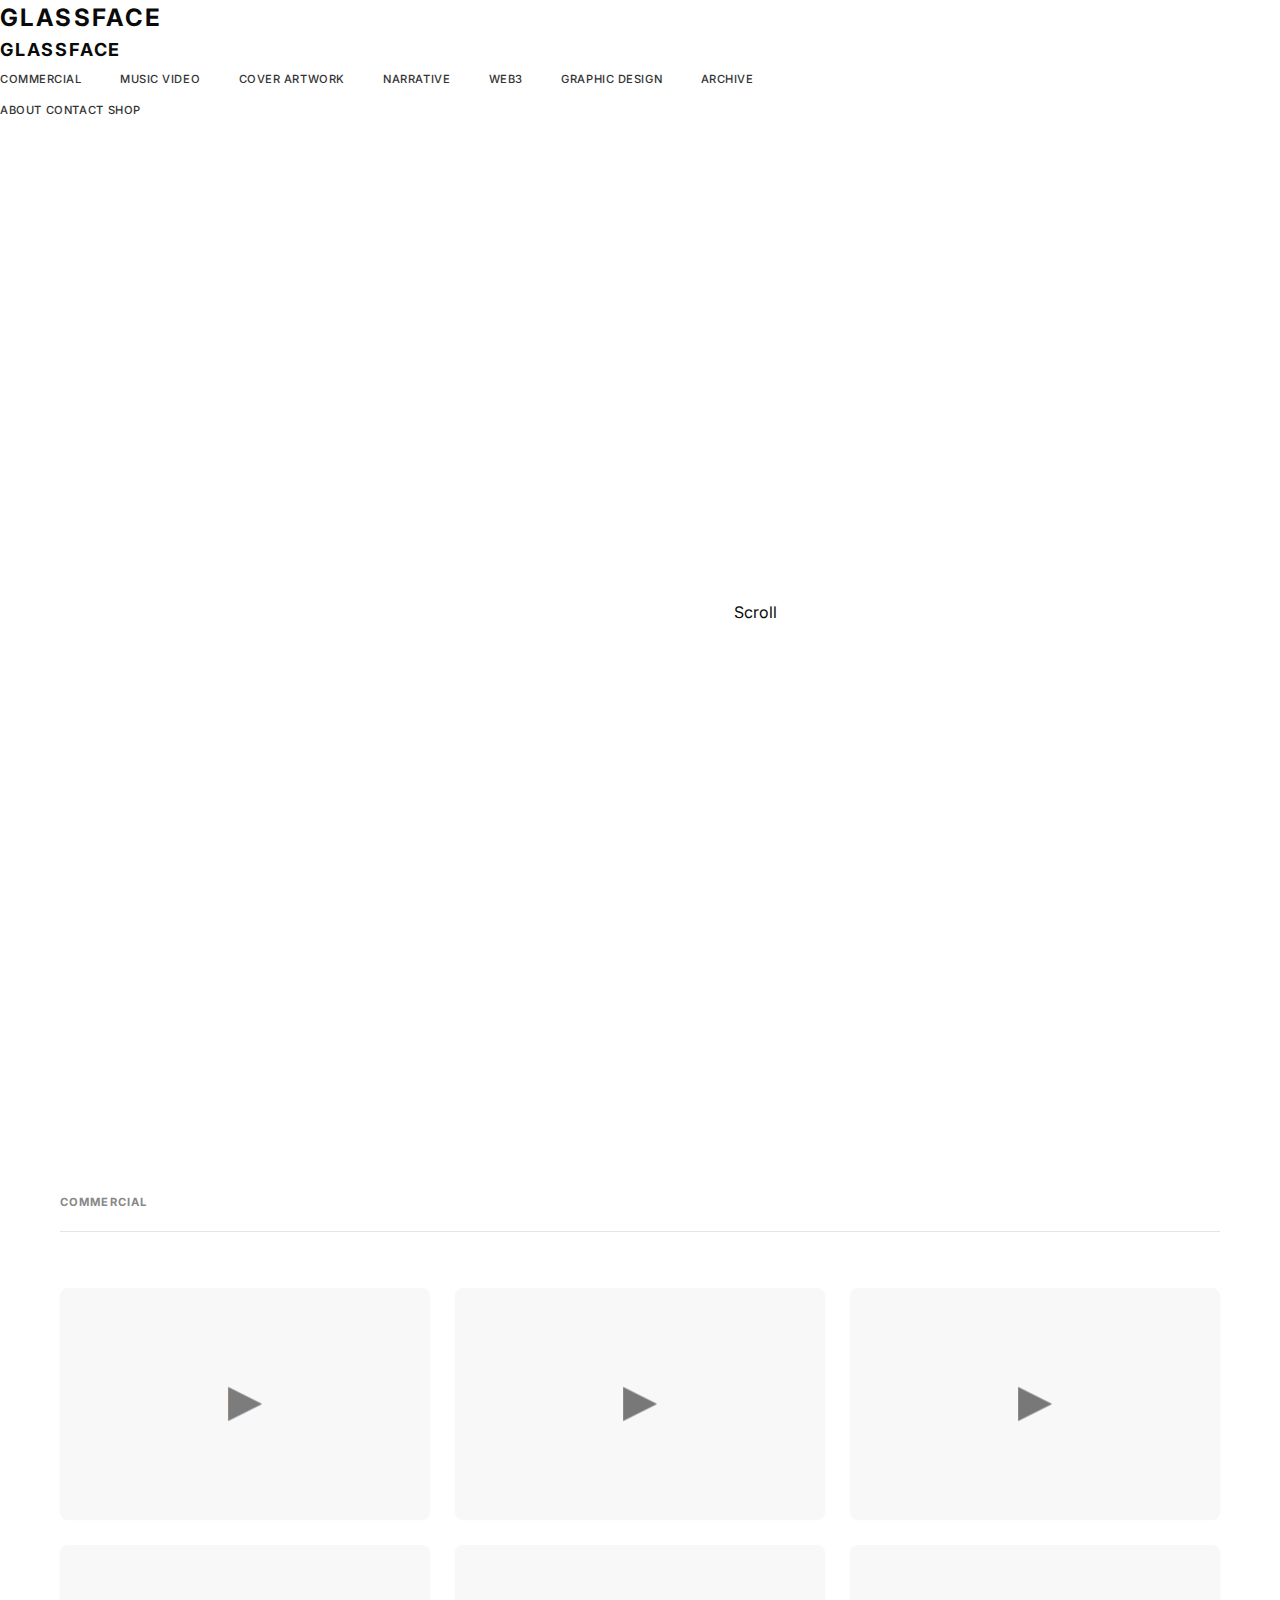
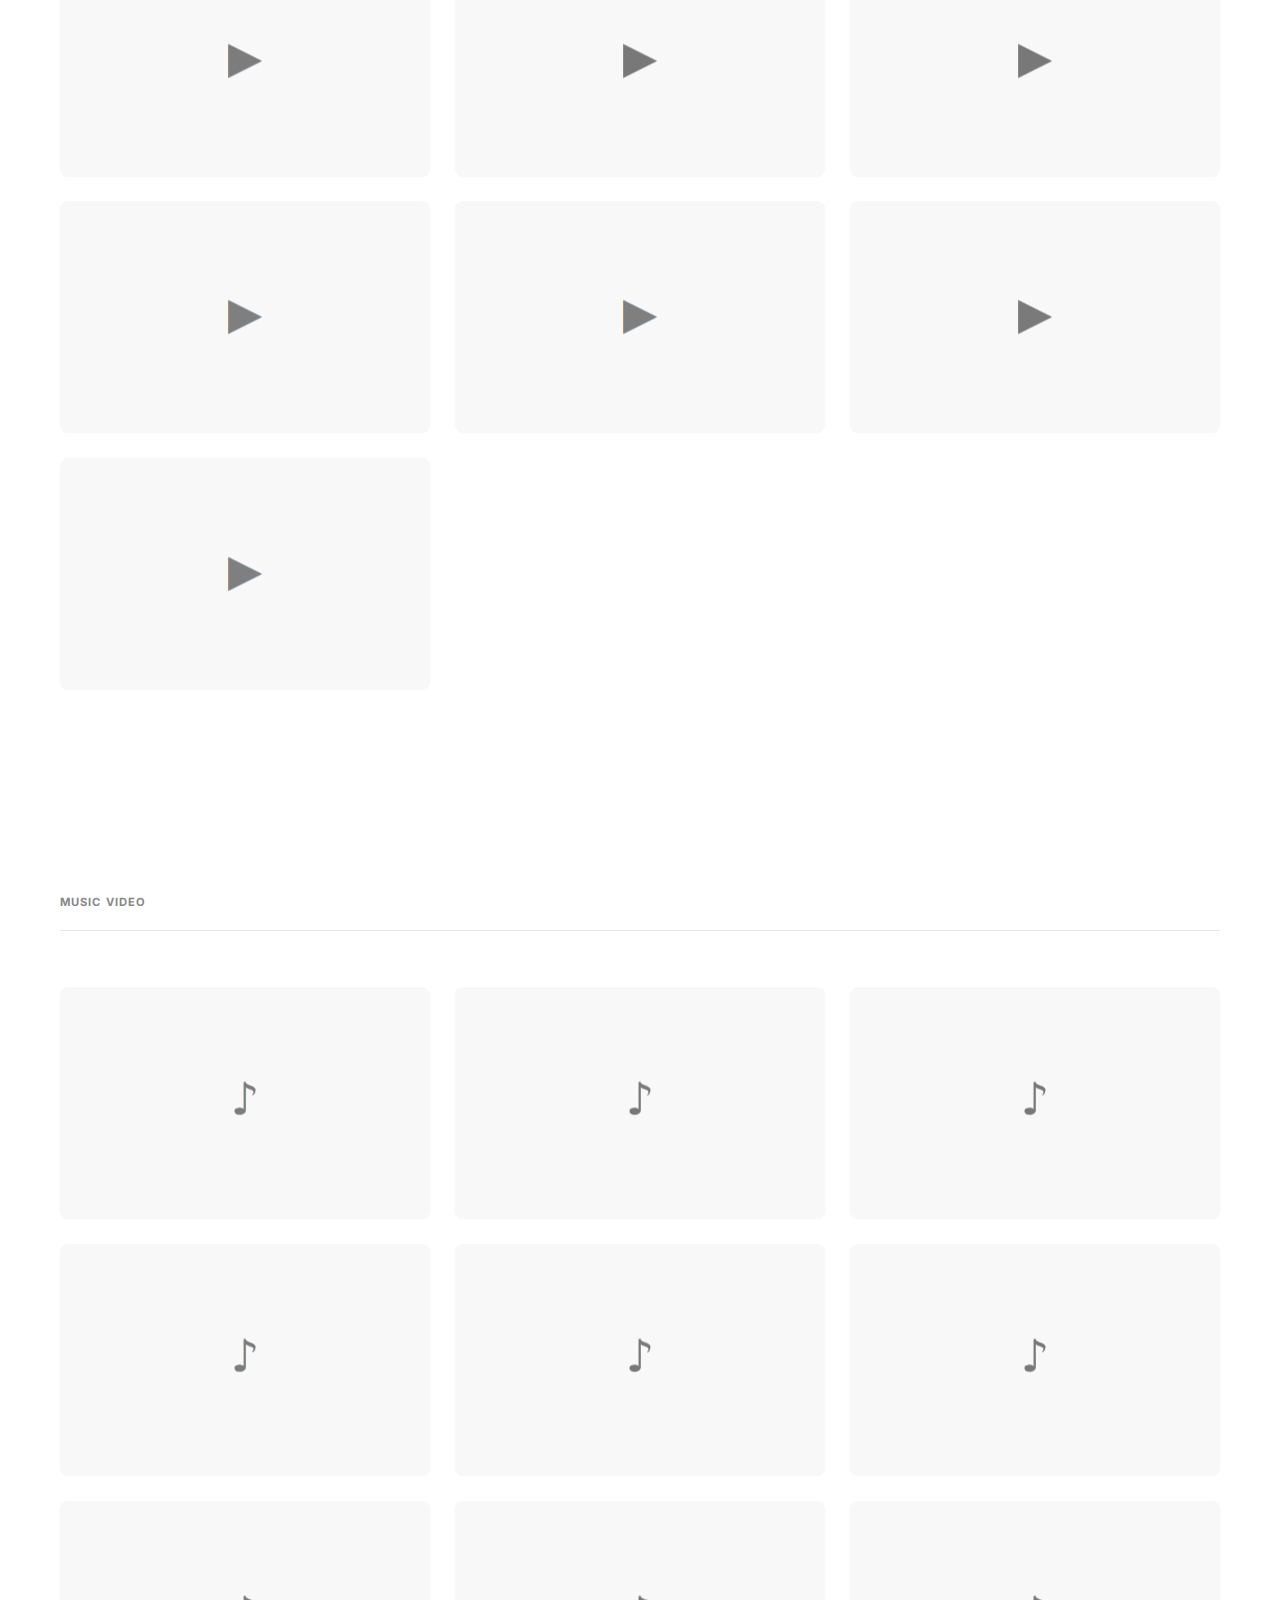
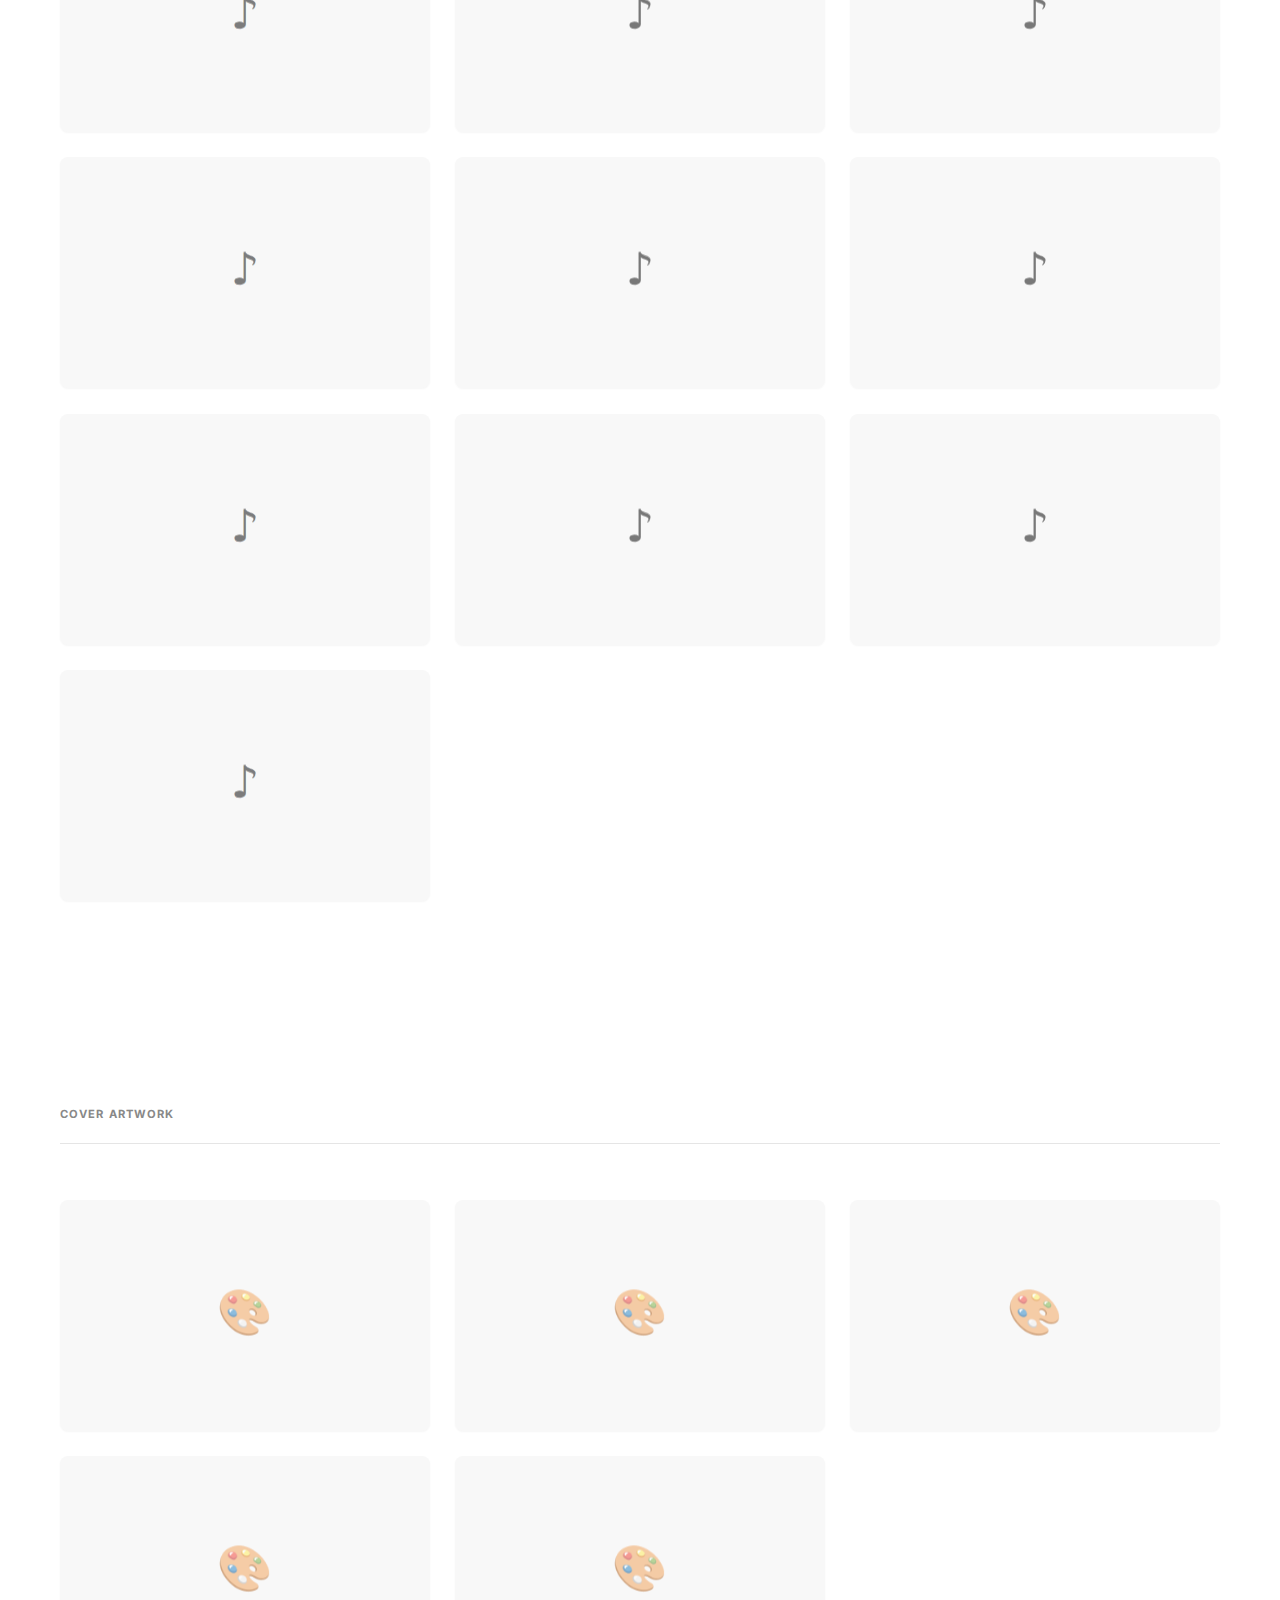
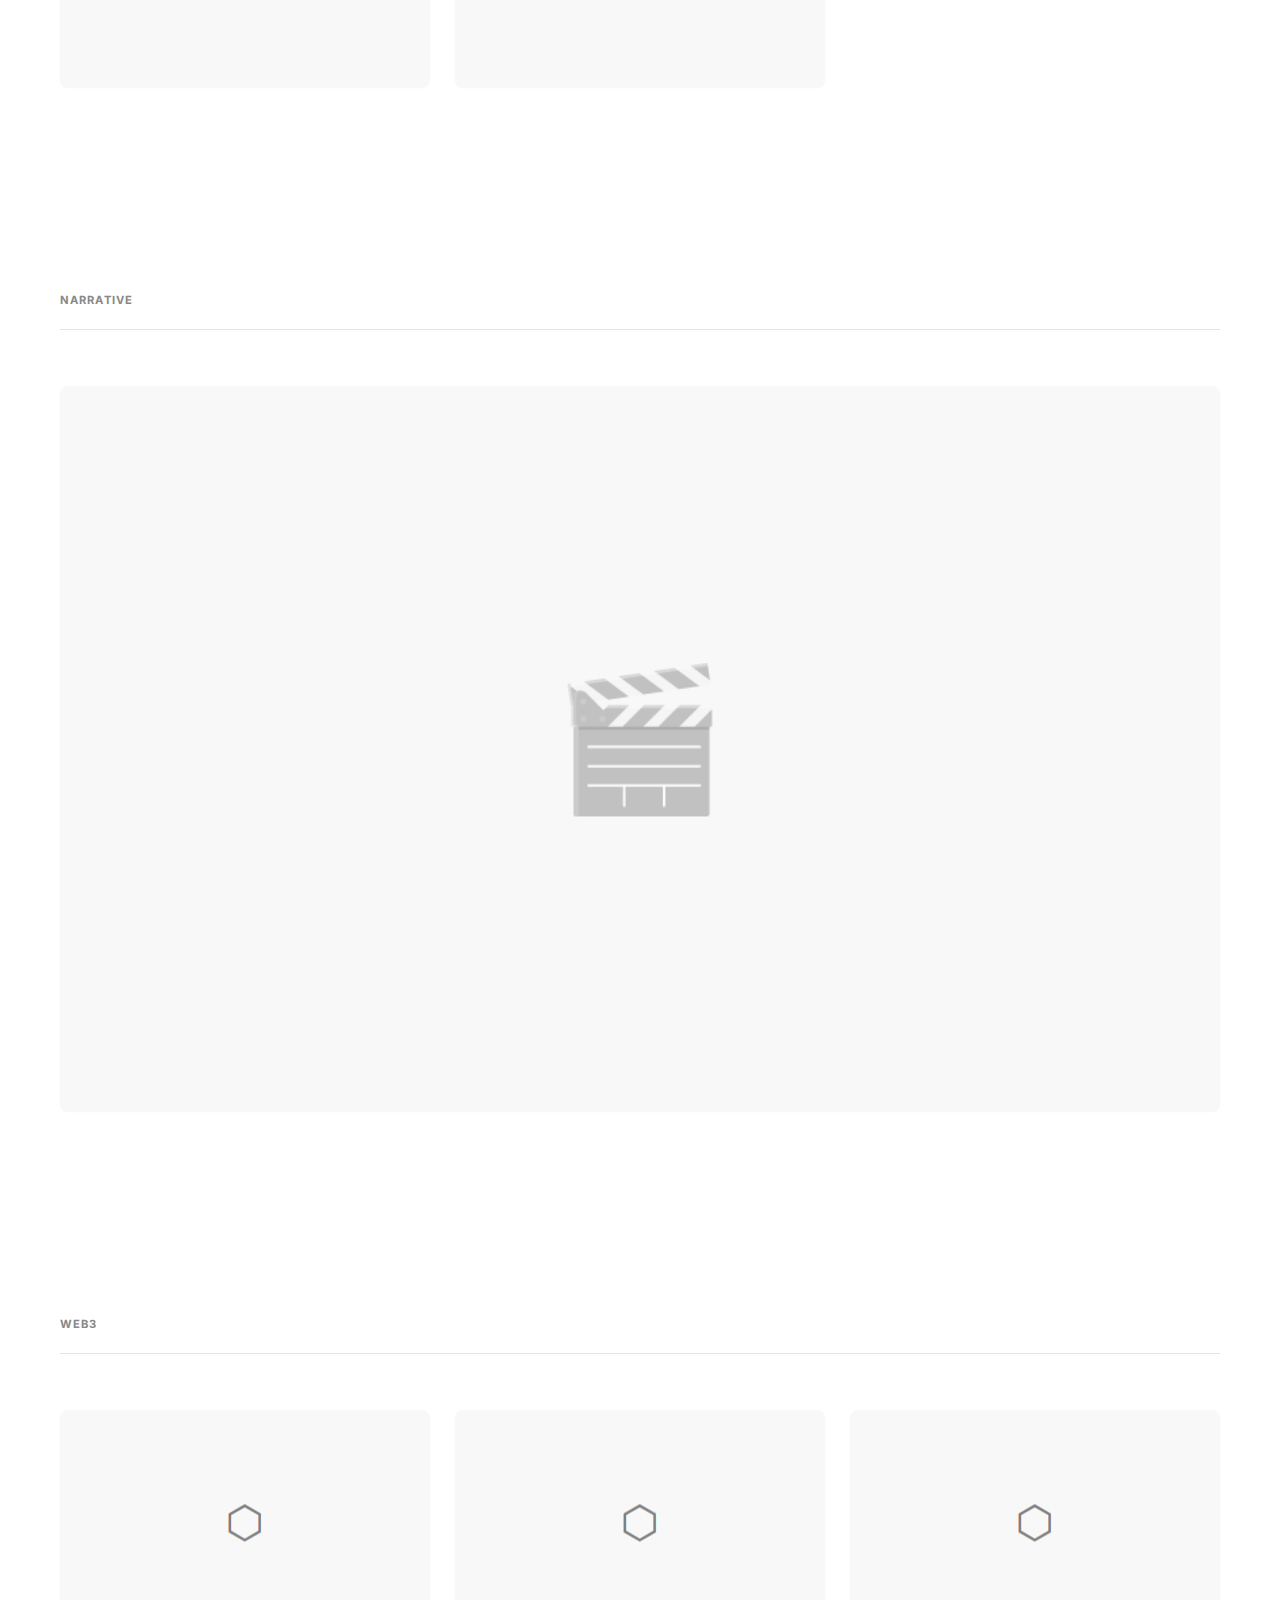
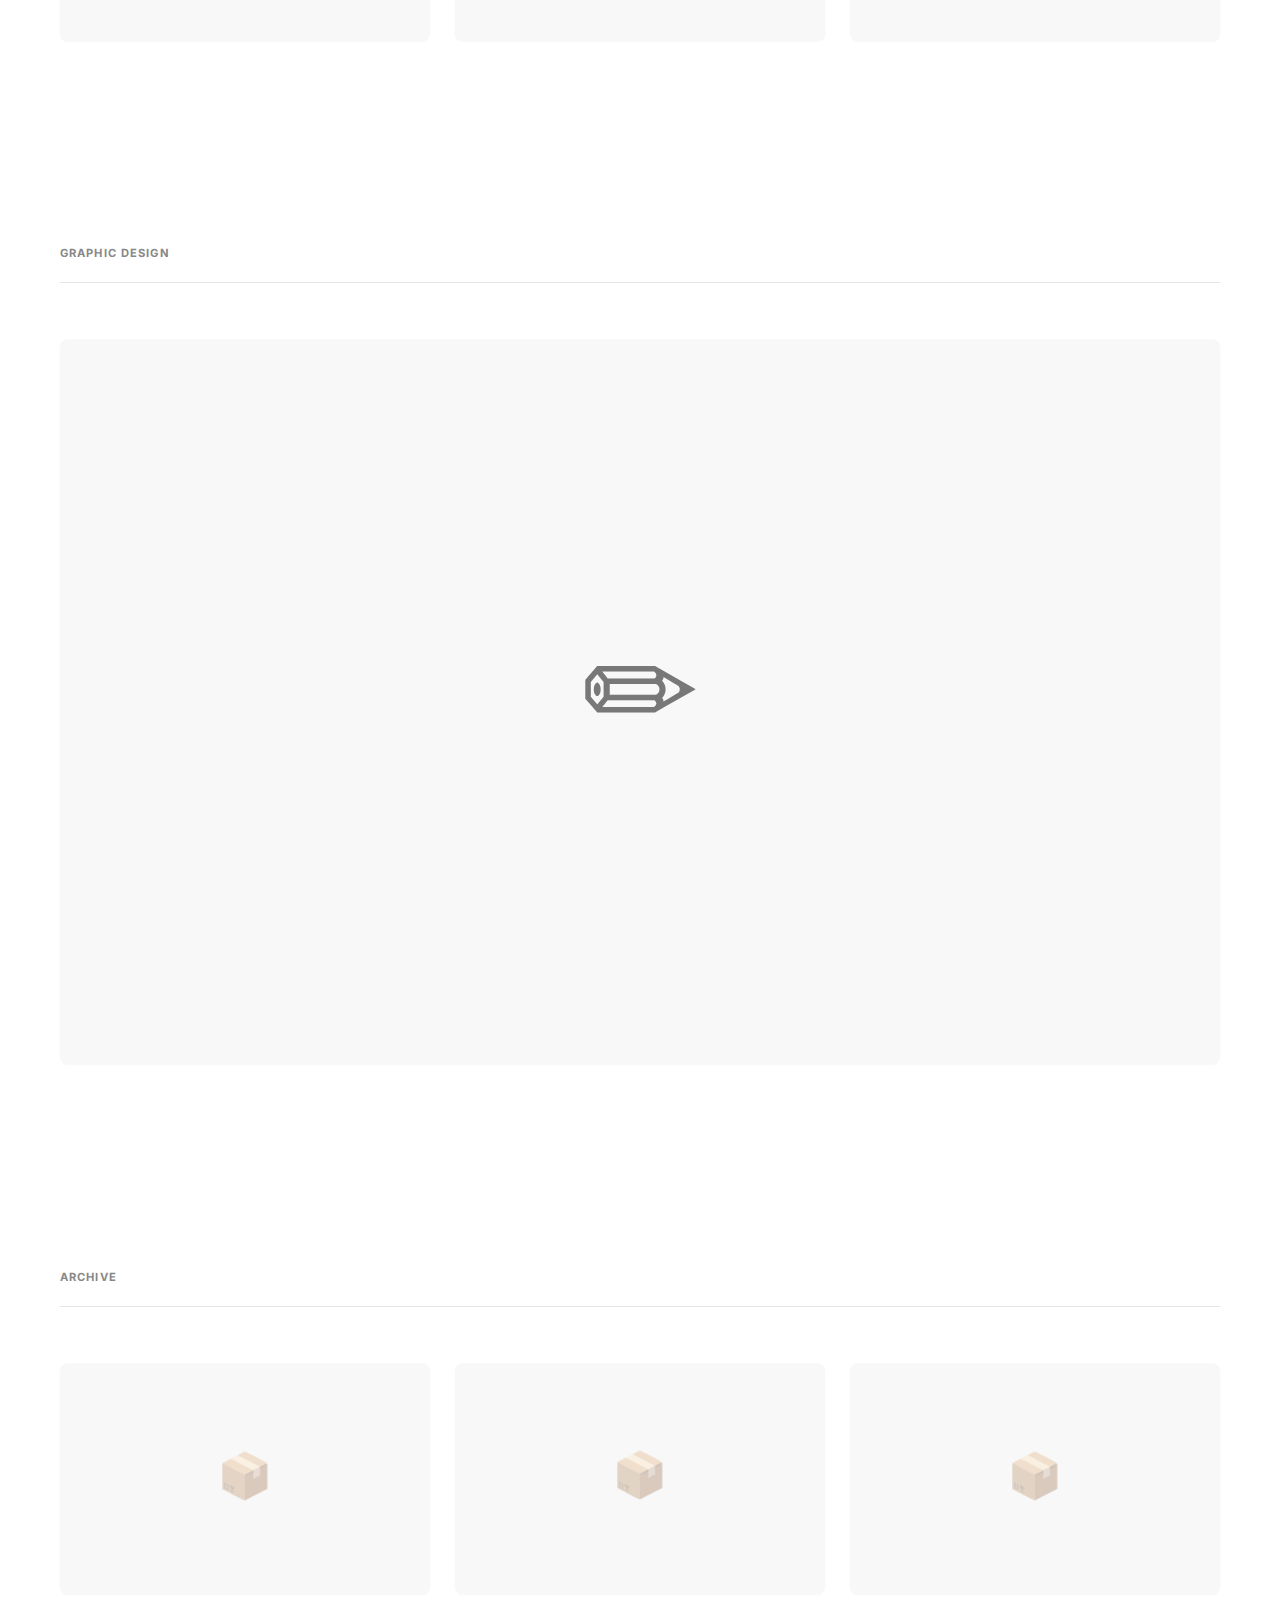
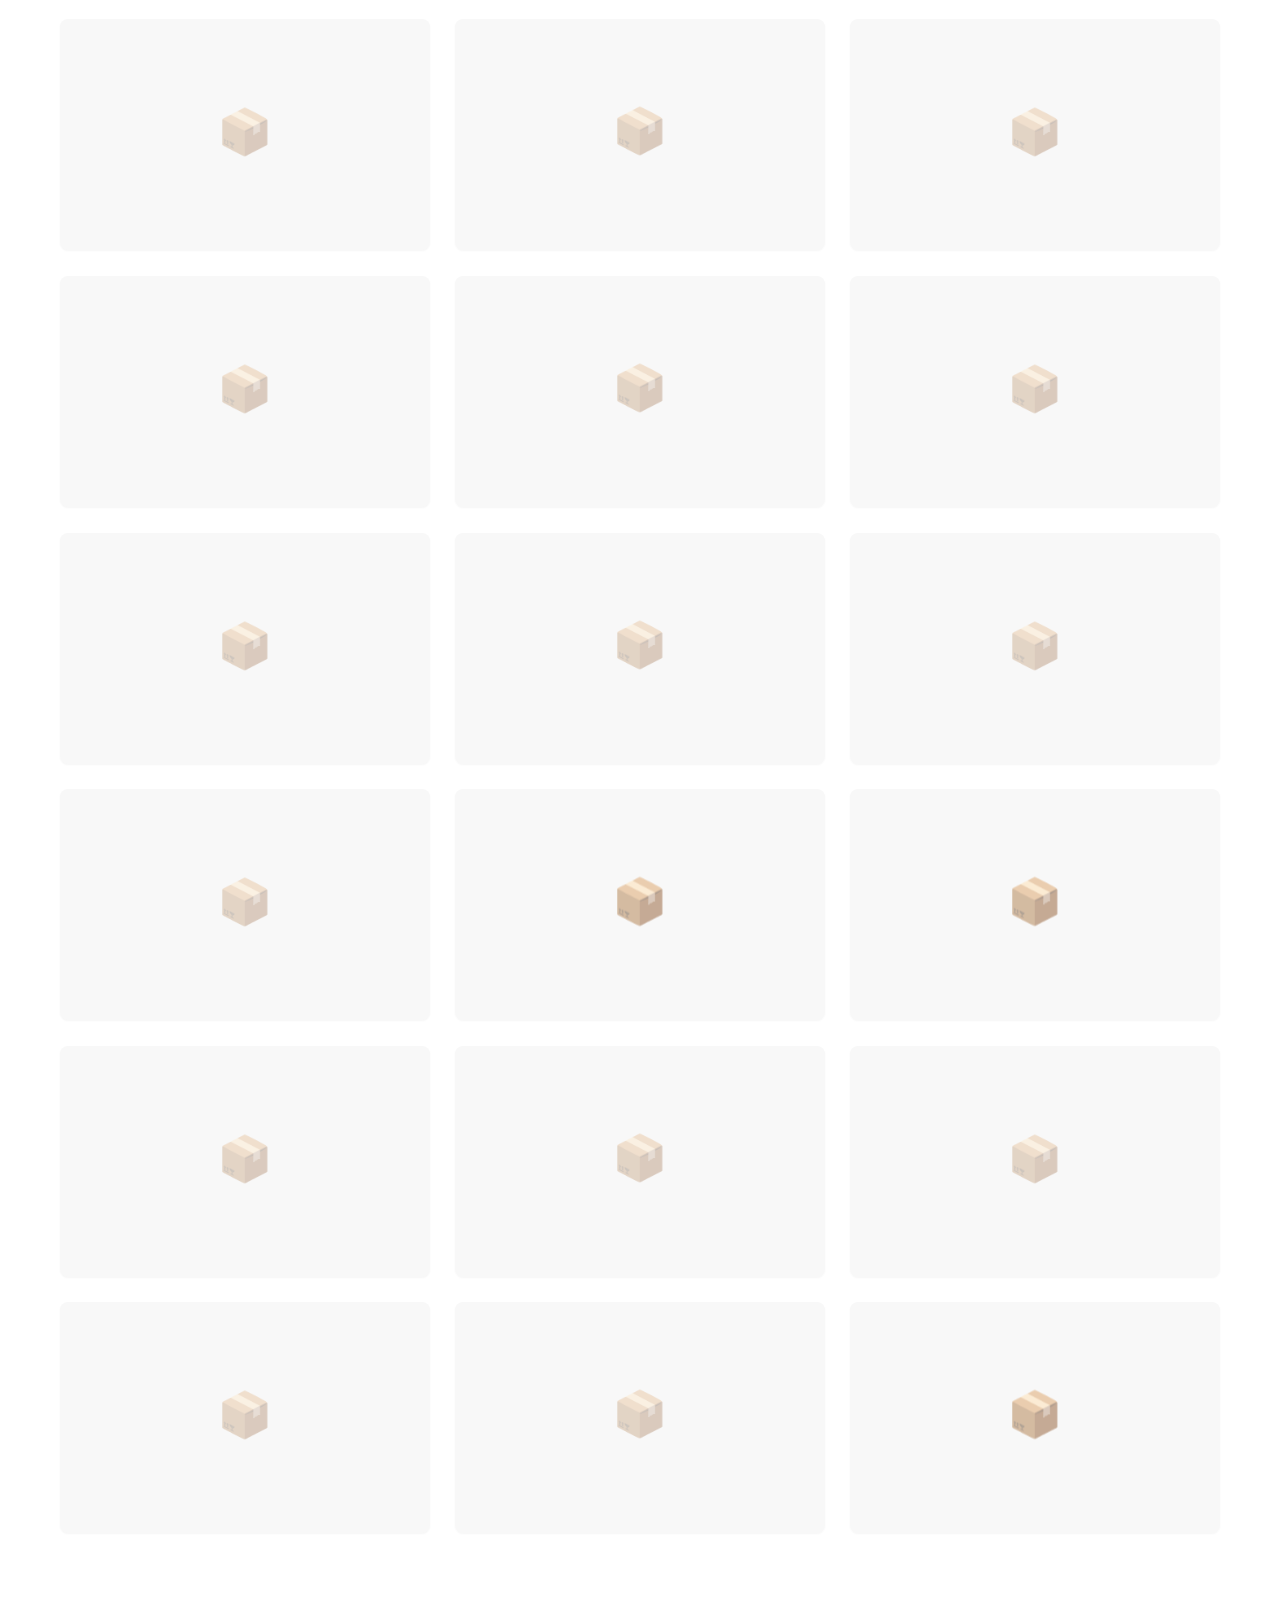
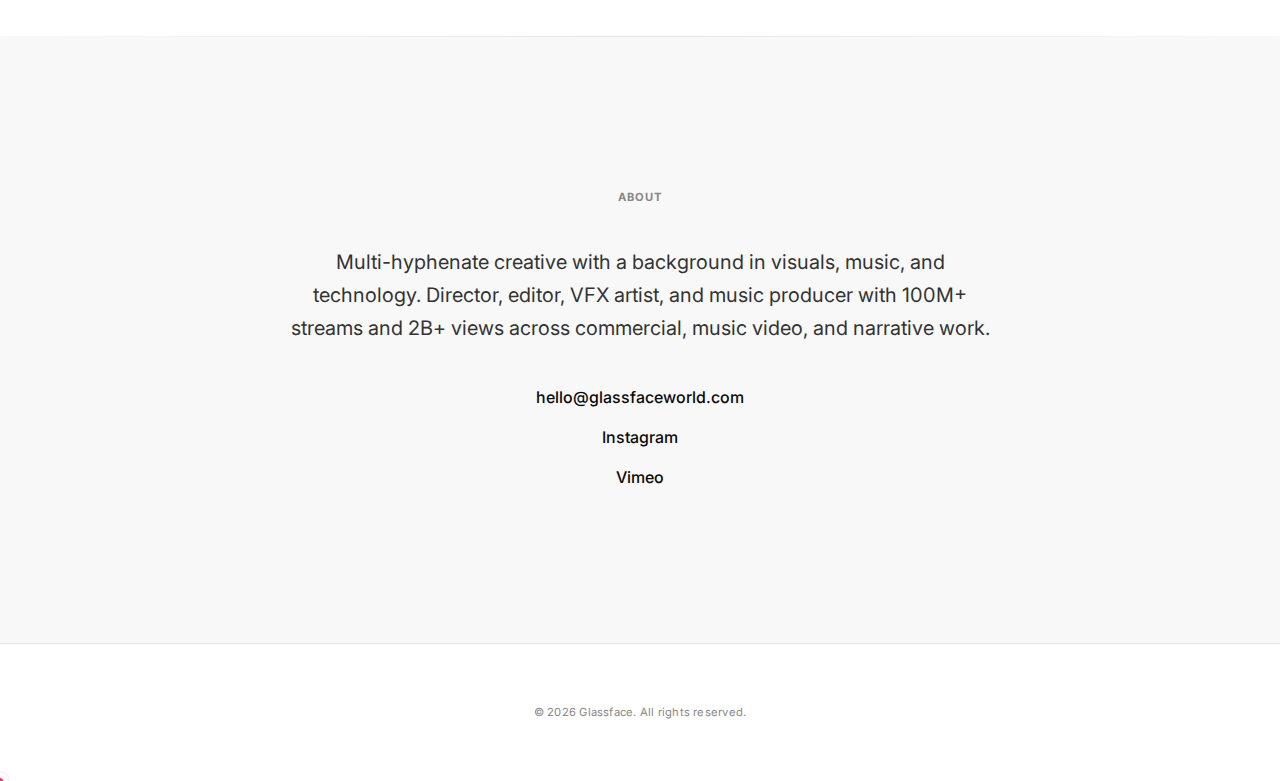
<file: index.html>
<!DOCTYPE html>
<html lang="en">
<head>
    <meta charset="UTF-8">
    <meta name="viewport" content="width=device-width, initial-scale=1.0">
    <title>GLASSFACE — Director, Editor, VFX</title>
    <meta name="description" content="Portfolio of Glassface — Director, Editor, VFX Artist. 2B+ views, 100M+ streams.">
    <link rel="preconnect" href="https://fonts.googleapis.com">
    <link rel="preconnect" href="https://fonts.gstatic.com" crossorigin>
    <link href="https://fonts.googleapis.com/css2?family=Inter:wght@300;400;500;600&display=swap" rel="stylesheet">
    <link rel="stylesheet" href="css/style.css">
</head>
<body>
    <!-- Loading Screen -->
    <div class="loader">
        <div class="loader-text">GLASSFACE</div>
        <div class="loader-bar"></div>
    </div>

    <!-- Navigation -->
    <nav class="nav" id="nav">
        <div class="nav-header">
            <a href="#" class="logo" data-hover>GLASSFACE</a>
            <button class="nav-toggle" aria-label="Toggle menu">
                <span></span>
                <span></span>
            </button>
        </div>
        
        <div class="nav-links">
            <a href="#commercial" class="nav-link" data-hover>Commercial</a>
            <a href="#music-video" class="nav-link" data-hover>Music Video</a>
            <a href="#cover-artwork" class="nav-link" data-hover>Cover Artwork</a>
            <a href="#narrative" class="nav-link" data-hover>Narrative</a>
            <a href="#web3" class="nav-link" data-hover>Web3</a>
            <a href="#graphic-design" class="nav-link" data-hover>Graphic Design</a>
            <a href="#archive" class="nav-link" data-hover>Archive</a>
        </div>
        
        <div class="nav-footer">
            <a href="#about" class="nav-link small" data-hover>About</a>
            <a href="#contact" class="nav-link small" data-hover>Contact</a>
            <a href="https://face-brand.com" class="nav-link small" target="_blank" data-hover>Shop</a>
        </div>
    </nav>

    <!-- Main Content -->
    <main class="main">
        <!-- Hero Section -->
        <section class="hero" id="hero">
            <div class="hero-content">
                <h1 class="hero-title">
                    <span class="line">Director</span>
                    <span class="line">Editor</span>
                    <span class="line">VFX</span>
                </h1>
                <p class="hero-stats">2B+ Views &nbsp;•&nbsp; 100M+ Streams</p>
            </div>
            <div class="hero-scroll">
                <span>Scroll</span>
                <div class="scroll-line"></div>
            </div>
        </section>

        <!-- Commercial Section -->
        <section class="section" id="commercial">
            <div class="section-header">
                <h2 class="section-title" data-reveal>Commercial</h2>
            </div>
            <div class="projects-grid" id="commercial-grid">
                <!-- Projects injected via JS -->
            </div>
        </section>

        <!-- Music Video Section -->
        <section class="section" id="music-video">
            <div class="section-header">
                <h2 class="section-title" data-reveal>Music Video</h2>
            </div>
            <div class="projects-grid" id="music-video-grid"></div>
        </section>

        <!-- Cover Artwork Section -->
        <section class="section" id="cover-artwork">
            <div class="section-header">
                <h2 class="section-title" data-reveal>Cover Artwork</h2>
            </div>
            <div class="projects-grid" id="cover-artwork-grid"></div>
        </section>

        <!-- Narrative Section -->
        <section class="section" id="narrative">
            <div class="section-header">
                <h2 class="section-title" data-reveal>Narrative</h2>
            </div>
            <div class="projects-grid" id="narrative-grid"></div>
        </section>

        <!-- Web3 Section -->
        <section class="section" id="web3">
            <div class="section-header">
                <h2 class="section-title" data-reveal>Web3</h2>
            </div>
            <div class="projects-grid" id="web3-grid"></div>
        </section>

        <!-- Graphic Design Section -->
        <section class="section" id="graphic-design">
            <div class="section-header">
                <h2 class="section-title" data-reveal>Graphic Design</h2>
            </div>
            <div class="projects-grid" id="graphic-design-grid"></div>
        </section>

        <!-- Archive Section -->
        <section class="section" id="archive">
            <div class="section-header">
                <h2 class="section-title" data-reveal>Archive</h2>
            </div>
            <div class="projects-grid" id="archive-grid"></div>
        </section>

        <!-- About Section -->
        <section class="section about" id="about">
            <div class="about-content">
                <h2 class="section-title" data-reveal>About</h2>
                <p class="about-text" data-reveal>
                    Multi-hyphenate creative with a background in visuals, music, and technology. 
                    Director, editor, VFX artist, and music producer with 100M+ streams and 2B+ views 
                    across commercial, music video, and narrative work.
                </p>
                <div class="about-links" data-reveal>
                    <a href="mailto:hello@glassfaceworld.com" class="link" data-hover>hello@glassfaceworld.com</a>
                    <a href="https://instagram.com/glassface" class="link" data-hover>Instagram</a>
                    <a href="https://vimeo.com/glassface" class="link" data-hover>Vimeo</a>
                </div>
            </div>
        </section>

        <!-- Footer -->
        <footer class="footer">
            <p>© 2026 Glassface. All rights reserved.</p>
        </footer>
    </main>

    <!-- Project Modal -->
    <div class="modal" id="modal">
        <button class="modal-close" aria-label="Close">
            <span></span>
            <span></span>
        </button>
        <div class="modal-content">
            <div class="modal-media"></div>
            <div class="modal-info">
                <h3 class="modal-title"></h3>
                <p class="modal-role"></p>
                <p class="modal-description"></p>
            </div>
        </div>
    </div>

    <script src="js/projects.js"></script>
    <script src="js/app.js"></script>
</body>
</html>
</file>
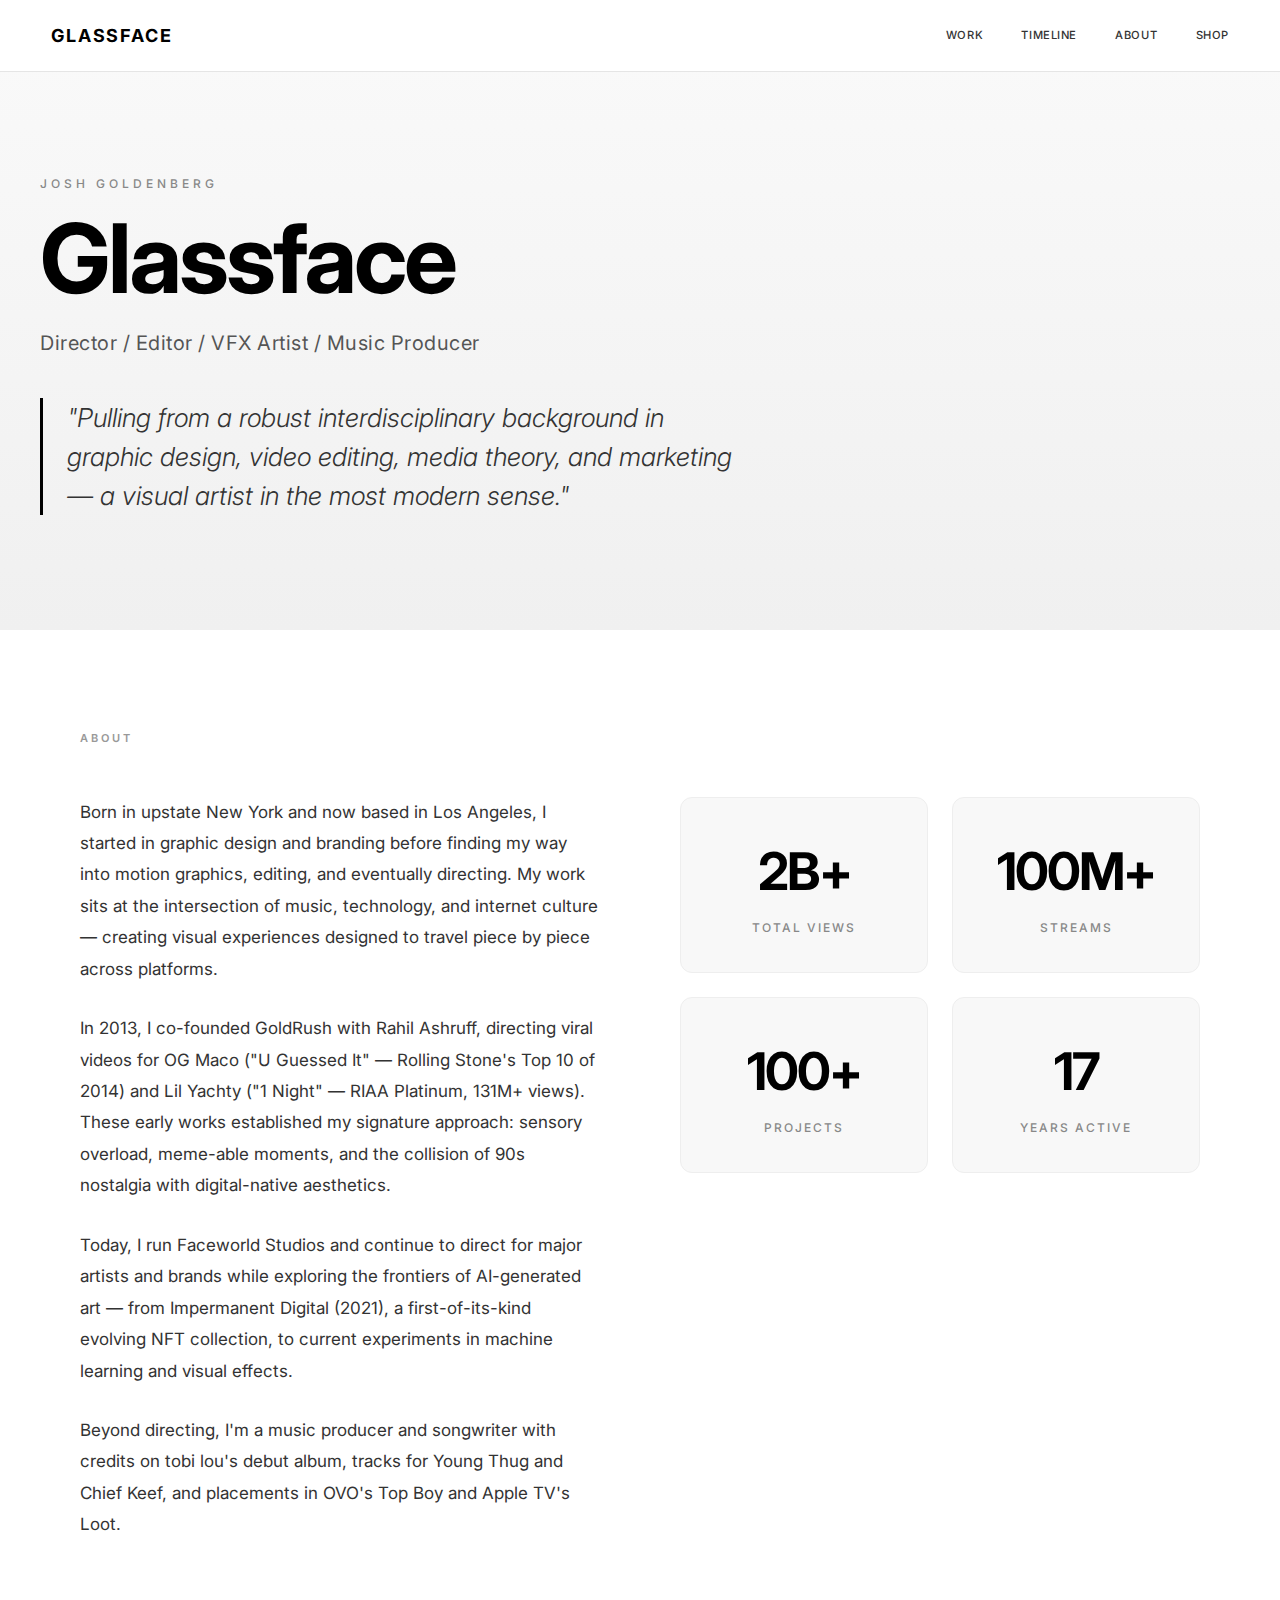
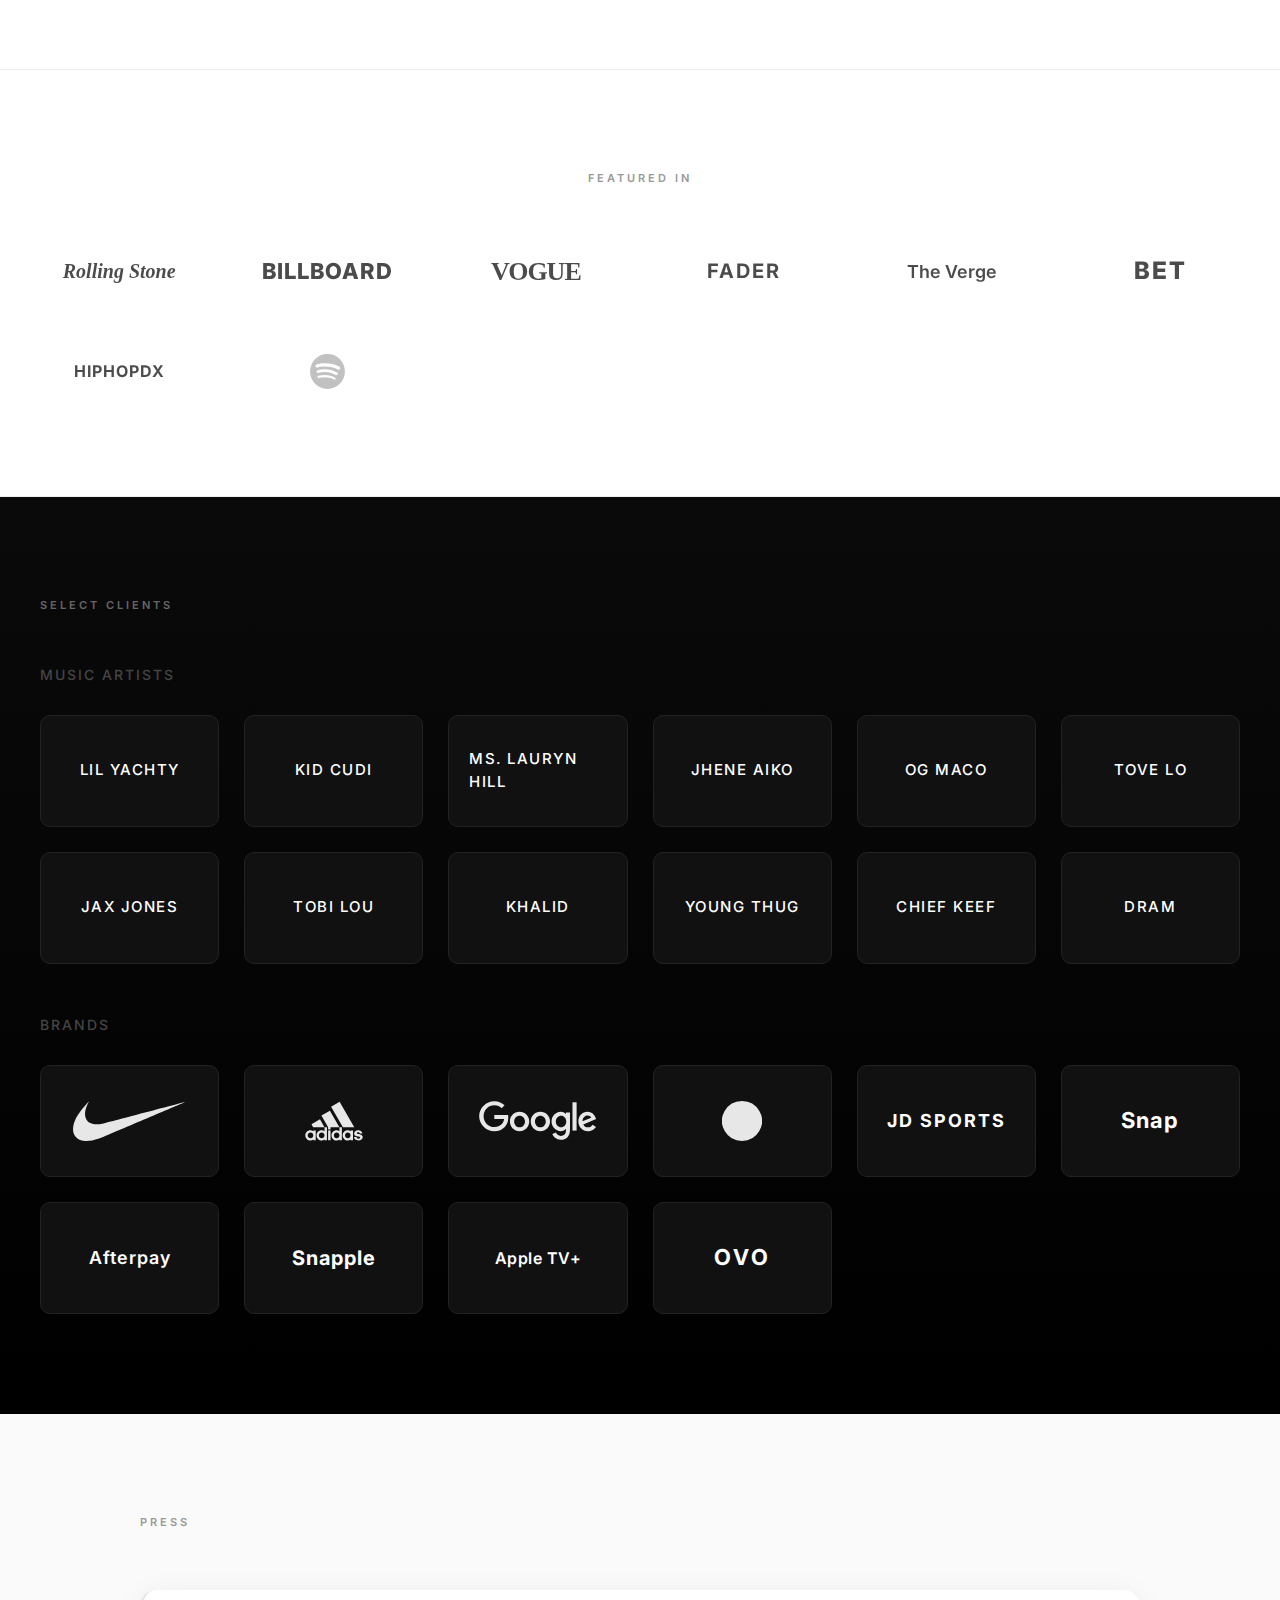
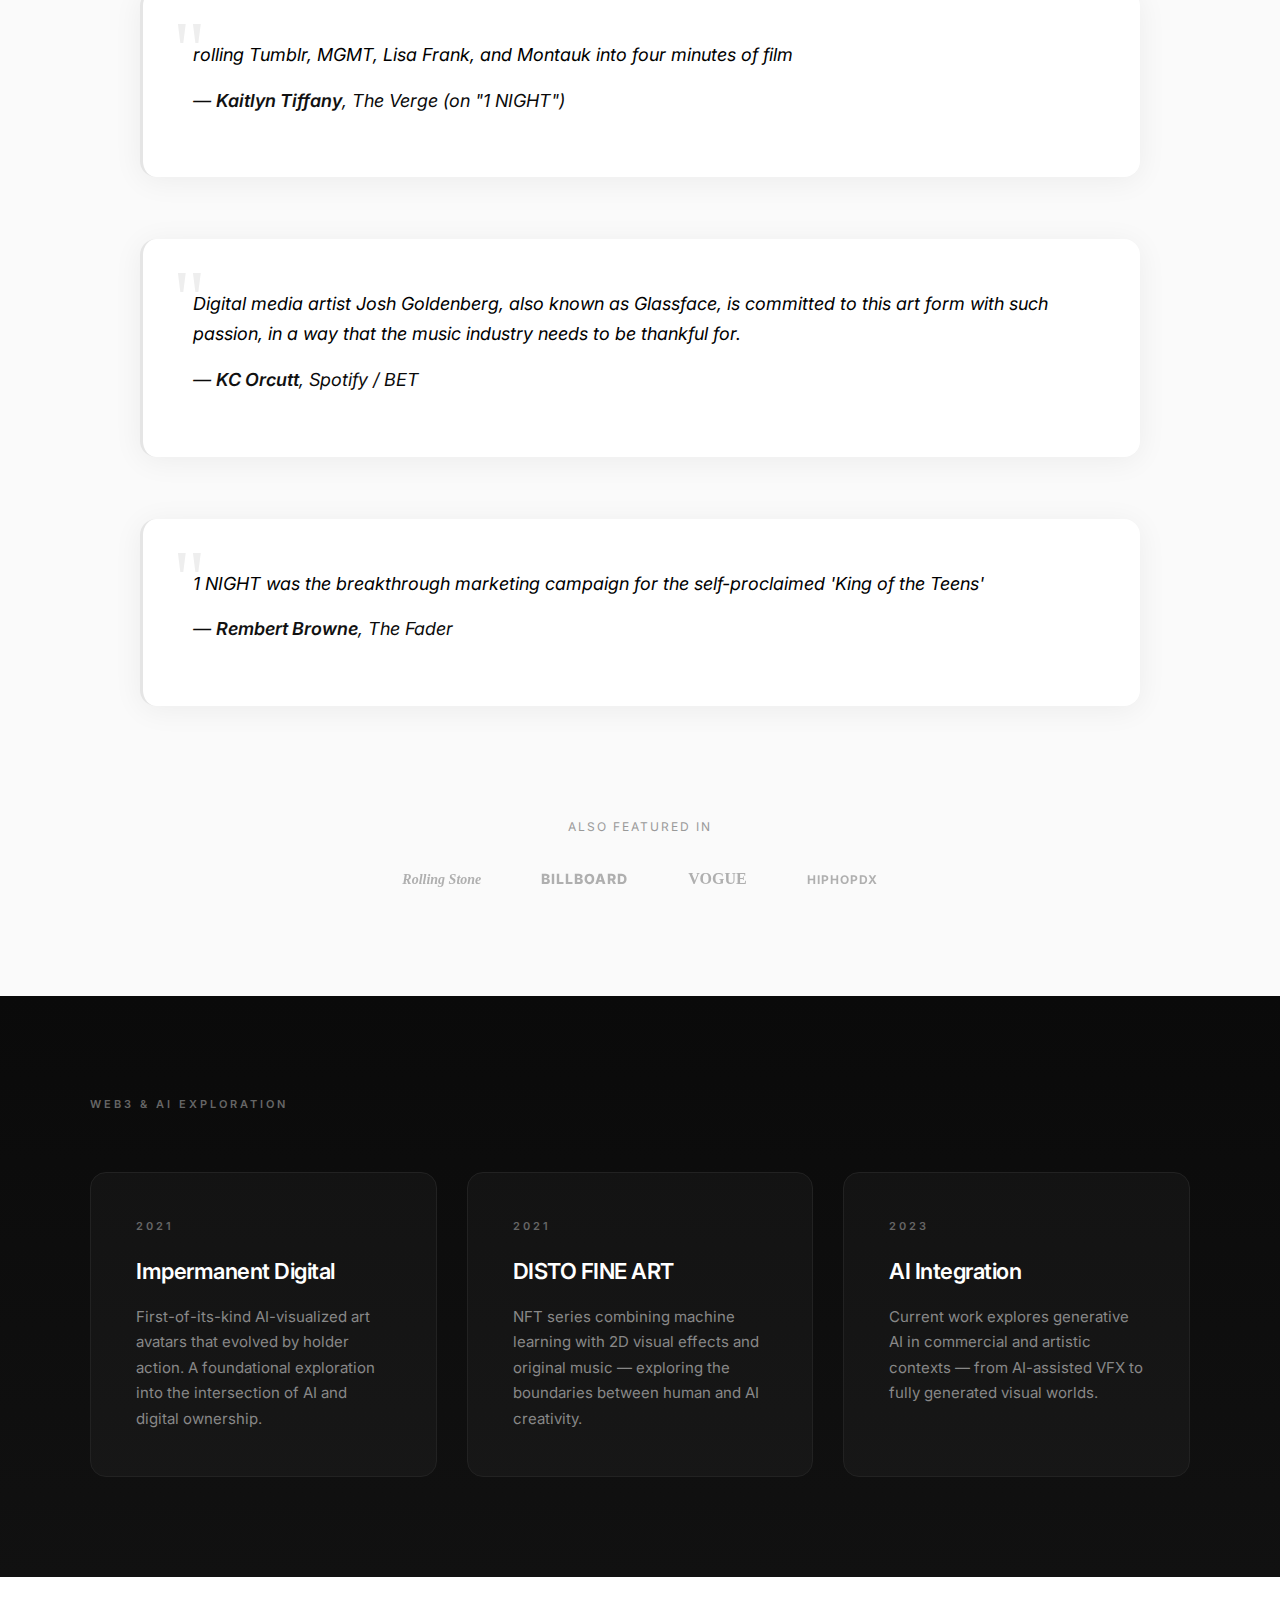
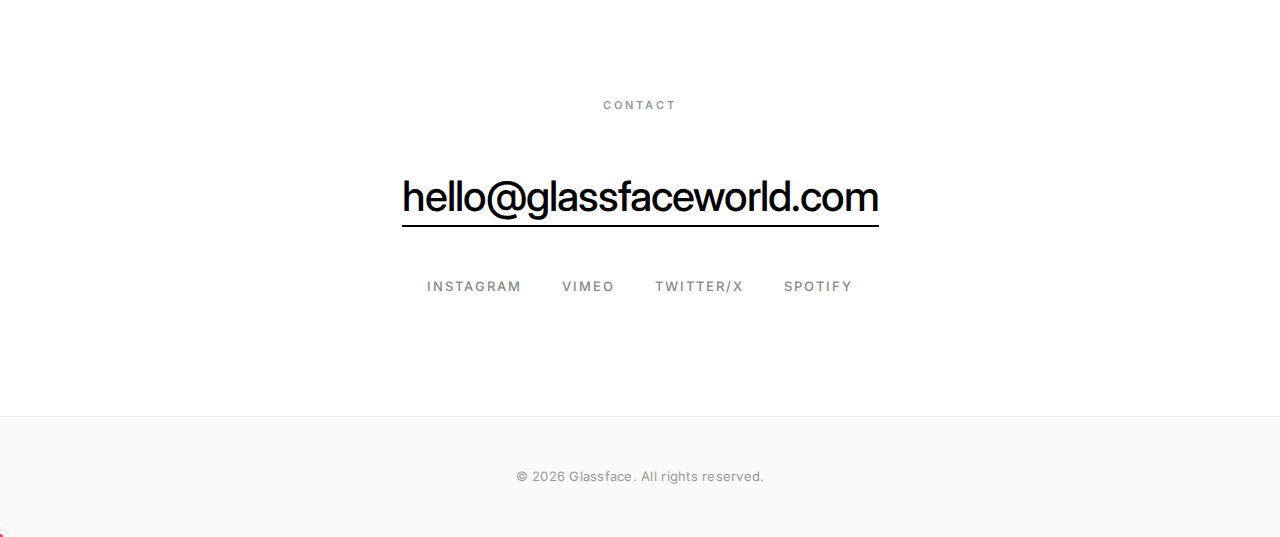
<file: about.html>
<!DOCTYPE html>
<html lang="en">
<head>
    <meta charset="UTF-8">
    <meta name="viewport" content="width=device-width, initial-scale=1.0">
    <title>About — Glassface</title>
    <meta name="description" content="Josh Goldenberg aka Glassface - Director, Editor, VFX Artist. 2B+ views, RIAA Platinum, Rolling Stone Top 10.">
    <link rel="preconnect" href="https://fonts.googleapis.com">
    <link rel="preconnect" href="https://fonts.gstatic.com" crossorigin>
    <link href="https://fonts.googleapis.com/css2?family=Inter:wght@300;400;500;600;700;800&display=swap" rel="stylesheet">
    <link rel="stylesheet" href="css/style.css">
    <link rel="stylesheet" href="css/about-enhanced.css">
</head>
<body>
    <!-- Navigation -->
    <nav class="top-nav" id="topNav">
        <div class="nav-container">
            <a href="/" class="logo" data-hover>GLASSFACE</a>
            <div class="nav-links" id="navLinks">
                <a href="/" class="nav-link">Work</a>
                <a href="/timeline.html" class="nav-link">Timeline</a>
                <a href="/about.html" class="nav-link">About</a>
                <a href="https://face-brand.com" class="nav-link" target="_blank">Shop</a>
            </div>
            <button class="nav-toggle" id="navToggle" aria-label="Toggle menu">
                <span></span>
                <span></span>
                <span></span>
            </button>
        </div>
    </nav>

    <!-- Hero -->
    <section class="about-hero">
        <div class="about-hero-content">
            <p class="about-name">Josh Goldenberg</p>
            <h1 class="about-headline">Glassface</h1>
            <p class="about-titles">Director / Editor / VFX Artist / Music Producer</p>
            <p class="about-tagline">"Pulling from a robust interdisciplinary background in graphic design, video editing, media theory, and marketing — a visual artist in the most modern sense."</p>
        </div>
    </section>

    <!-- Bio & Stats -->
    <section class="about-section">
        <p class="about-section-title">About</p>
        
        <div class="about-bio">
            <div class="about-bio-text">
                <p>
                    Born in upstate New York and now based in Los Angeles, I started in graphic design and branding before finding my way into motion graphics, editing, and eventually directing. My work sits at the intersection of music, technology, and internet culture — creating visual experiences designed to travel piece by piece across platforms.
                </p>
                
                <p>
                    In 2013, I co-founded GoldRush with Rahil Ashruff, directing viral videos for OG Maco ("U Guessed It" — Rolling Stone's Top 10 of 2014) and Lil Yachty ("1 Night" — RIAA Platinum, 131M+ views). These early works established my signature approach: sensory overload, meme-able moments, and the collision of 90s nostalgia with digital-native aesthetics.
                </p>
                
                <p>
                    Today, I run Faceworld Studios and continue to direct for major artists and brands while exploring the frontiers of AI-generated art — from Impermanent Digital (2021), a first-of-its-kind evolving NFT collection, to current experiments in machine learning and visual effects.
                </p>
                
                <p>
                    Beyond directing, I'm a music producer and songwriter with credits on tobi lou's debut album, tracks for Young Thug and Chief Keef, and placements in OVO's Top Boy and Apple TV's Loot.
                </p>
            </div>
            
            <div class="about-stats">
                <div class="stat-item">
                    <div class="stat-number">2B+</div>
                    <div class="stat-label">Total Views</div>
                </div>
                
                <div class="stat-item">
                    <div class="stat-number">100M+</div>
                    <div class="stat-label">Streams</div>
                </div>
                
                <div class="stat-item">
                    <div class="stat-number">100+</div>
                    <div class="stat-label">Projects</div>
                </div>
                
                <div class="stat-item">
                    <div class="stat-number">17</div>
                    <div class="stat-label">Years Active</div>
                </div>
            </div>
        </div>
    </section>

    <!-- Publications Section - NEW -->
    <section class="publications-section">
        <div class="publications-container">
            <p class="publications-title">Featured In</p>
            
            <div class="publications-grid">
                <!-- Rolling Stone -->
                <div class="publication-logo" title="Rolling Stone">
                    <span style="font-family: Georgia, serif; font-size: 20px; font-weight: 700; font-style: italic; color: #000;">Rolling Stone</span>
                </div>

                <!-- Billboard -->
                <div class="publication-logo" title="Billboard">
                    <span style="font-size: 22px; font-weight: 800; letter-spacing: 1px; text-transform: uppercase; color: #000;">Billboard</span>
                </div>

                <!-- Vogue -->
                <div class="publication-logo" title="Vogue">
                    <span style="font-family: 'Times New Roman', serif; font-size: 26px; font-weight: 700; letter-spacing: -1px; color: #000;">VOGUE</span>
                </div>

                <!-- The Fader -->
                <div class="publication-logo" title="The Fader">
                    <span style="font-size: 20px; font-weight: 700; letter-spacing: 2px; text-transform: uppercase; color: #000;">FADER</span>
                </div>

                <!-- The Verge -->
                <div class="publication-logo" title="The Verge">
                    <span style="font-size: 18px; font-weight: 600; color: #000;">The Verge</span>
                </div>

                <!-- BET -->
                <div class="publication-logo" title="BET">
                    <span style="font-size: 24px; font-weight: 800; letter-spacing: 2px; color: #000;">BET</span>
                </div>

                <!-- HipHopDX -->
                <div class="publication-logo" title="HipHopDX">
                    <span style="font-size: 16px; font-weight: 700; letter-spacing: 1px; color: #000;">HIPHOPDX</span>
                </div>

                <!-- Spotify -->
                <div class="publication-logo" title="Spotify">
                    <img src="images/logos/spotify-logo.svg" alt="Spotify" style="max-height: 35px;">
                </div>
            </div>
        </div>
    </section>

    <!-- Clients Section with Logo Grid -->
    <section class="clients-section">
        <div class="clients-container">
            <p class="clients-title">Select Clients</p>
            
            <p class="client-category">Music Artists</p>
            <div class="artists-grid">
                <div class="artist-item">Lil Yachty</div>
                <div class="artist-item">Kid Cudi</div>
                <div class="artist-item">Ms. Lauryn Hill</div>
                <div class="artist-item">Jhene Aiko</div>
                <div class="artist-item">OG Maco</div>
                <div class="artist-item">Tove Lo</div>
                <div class="artist-item">Jax Jones</div>
                <div class="artist-item">tobi lou</div>
                <div class="artist-item">Khalid</div>
                <div class="artist-item">Young Thug</div>
                <div class="artist-item">Chief Keef</div>
                <div class="artist-item">DRAM</div>
            </div>
            
            <p class="client-category">Brands</p>
            <div class="brands-grid">
                <!-- Nike -->
                <div class="brand-logo-item" title="Nike">
                    <img src="images/logos/nike-logo.svg" alt="Nike" style="filter: brightness(0) invert(1);">
                </div>

                <!-- Adidas -->
                <div class="brand-logo-item" title="Adidas">
                    <img src="images/logos/adidas-logo.svg" alt="Adidas" style="filter: brightness(0) invert(1);">
                </div>

                <!-- Google -->
                <div class="brand-logo-item" title="Google">
                    <img src="images/logos/google-logo.svg" alt="Google">
                </div>

                <!-- Target -->
                <div class="brand-logo-item" title="Target">
                    <img src="images/logos/target-logo.svg" alt="Target" style="filter: brightness(0) invert(1);">
                </div>

                <!-- JD Sports -->
                <div class="brand-logo-item" title="JD Sports">
                    <span style="color: #fff; font-size: 18px; font-weight: 700; letter-spacing: 2px; text-transform: uppercase;">JD SPORTS</span>
                </div>

                <!-- Snap -->
                <div class="brand-logo-item" title="Snap Inc.">
                    <span style="color: #fff; font-size: 22px; font-weight: 700; letter-spacing: 1px;">Snap</span>
                </div>

                <!-- AfterPay -->
                <div class="brand-logo-item" title="AfterPay">
                    <span style="color: #fff; font-size: 18px; font-weight: 600; letter-spacing: 1px;">Afterpay</span>
                </div>

                <!-- Snapple -->
                <div class="brand-logo-item" title="Snapple">
                    <span style="color: #fff; font-size: 20px; font-weight: 700; letter-spacing: 1px;">Snapple</span>
                </div>

                <!-- Apple TV -->
                <div class="brand-logo-item" title="Apple TV+">
                    <span style="color: #fff; font-size: 16px; font-weight: 600; letter-spacing: 0.5px;">Apple TV+</span>
                </div>

                <!-- OVO -->
                <div class="brand-logo-item" title="OVO">
                    <span style="color: #fff; font-size: 22px; font-weight: 700; letter-spacing: 3px;">OVO</span>
                </div>
            </div>
        </div>
    </section>

    <!-- Press Quotes -->
    <section class="press-section">
        <div class="press-container">
            <p class="about-section-title">Press</p>
            
            <div class="press-grid">
                <div class="press-quote">
                    <p class="press-quote-text">rolling Tumblr, MGMT, Lisa Frank, and Montauk into four minutes of film</p>
                    <p class="press-quote-source">— <strong>Kaitlyn Tiffany</strong>, The Verge (on "1 NIGHT")</p>
                </div>
                
                <div class="press-quote">
                    <p class="press-quote-text">Digital media artist Josh Goldenberg, also known as Glassface, is committed to this art form with such passion, in a way that the music industry needs to be thankful for.</p>
                    <p class="press-quote-source">— <strong>KC Orcutt</strong>, Spotify / BET</p>
                </div>
                
                <div class="press-quote">
                    <p class="press-quote-text">1 NIGHT was the breakthrough marketing campaign for the self-proclaimed 'King of the Teens'</p>
                    <p class="press-quote-source">— <strong>Rembert Browne</strong>, The Fader</p>
                </div>
            </div>
            
            <div class="also-featured">
                <p class="also-featured-title">Also Featured In</p>
                <div class="also-featured-logos">
                    <div class="pub-logo" title="Rolling Stone">
                        <span style="font-family: Georgia, serif; font-size: 14px; font-weight: 700; font-style: italic; color: #666;">Rolling Stone</span>
                    </div>
                    <div class="pub-logo" title="Billboard">
                        <span style="font-size: 14px; font-weight: 800; letter-spacing: 1px; text-transform: uppercase; color: #666;">Billboard</span>
                    </div>
                    <div class="pub-logo" title="Vogue">
                        <span style="font-family: 'Times New Roman', serif; font-size: 16px; font-weight: 700; color: #666;">VOGUE</span>
                    </div>
                    <div class="pub-logo" title="HipHopDX">
                        <span style="font-size: 12px; font-weight: 700; letter-spacing: 1px; color: #666;">HIPHOPDX</span>
                    </div>
                </div>
            </div>
        </div>
    </section>

    <!-- Web3/AI -->
    <section class="web3-section">
        <div class="web3-container">
            <p class="about-section-title" style="color: #666;">Web3 & AI Exploration</p>
            
            <div class="web3-grid">
                <div class="web3-item">
                    <p class="web3-year">2021</p>
                    <h3 class="web3-title">Impermanent Digital</h3>
                    <p class="web3-desc">First-of-its-kind AI-visualized art avatars that evolved by holder action. A foundational exploration into the intersection of AI and digital ownership.</p>
                </div>
                
                <div class="web3-item">
                    <p class="web3-year">2021</p>
                    <h3 class="web3-title">DISTO FINE ART</h3>
                    <p class="web3-desc">NFT series combining machine learning with 2D visual effects and original music — exploring the boundaries between human and AI creativity.</p>
                </div>
                
                <div class="web3-item">
                    <p class="web3-year">2023</p>
                    <h3 class="web3-title">AI Integration</h3>
                    <p class="web3-desc">Current work explores generative AI in commercial and artistic contexts — from AI-assisted VFX to fully generated visual worlds.</p>
                </div>
            </div>
        </div>
    </section>

    <!-- Contact -->
    <section class="contact-section">
        <p class="contact-title">Contact</p>
        
        <p class="contact-email">
            <a href="mailto:hello@glassfaceworld.com">hello@glassfaceworld.com</a>
        </p>
        
        <div class="social-links">
            <a href="https://instagram.com/glassface" target="_blank">Instagram</a>
            <a href="https://vimeo.com/glassface" target="_blank">Vimeo</a>
            <a href="https://twitter.com/glassface_" target="_blank">Twitter/X</a>
            <a href="https://open.spotify.com/artist/glassface" target="_blank">Spotify</a>
        </div>
    </section>

    <!-- Footer -->
    <footer class="footer">
        <p>© 2026 Glassface. All rights reserved.</p>
    </footer>

    <script src="js/app.js"></script>
</body>
</html>
</file>
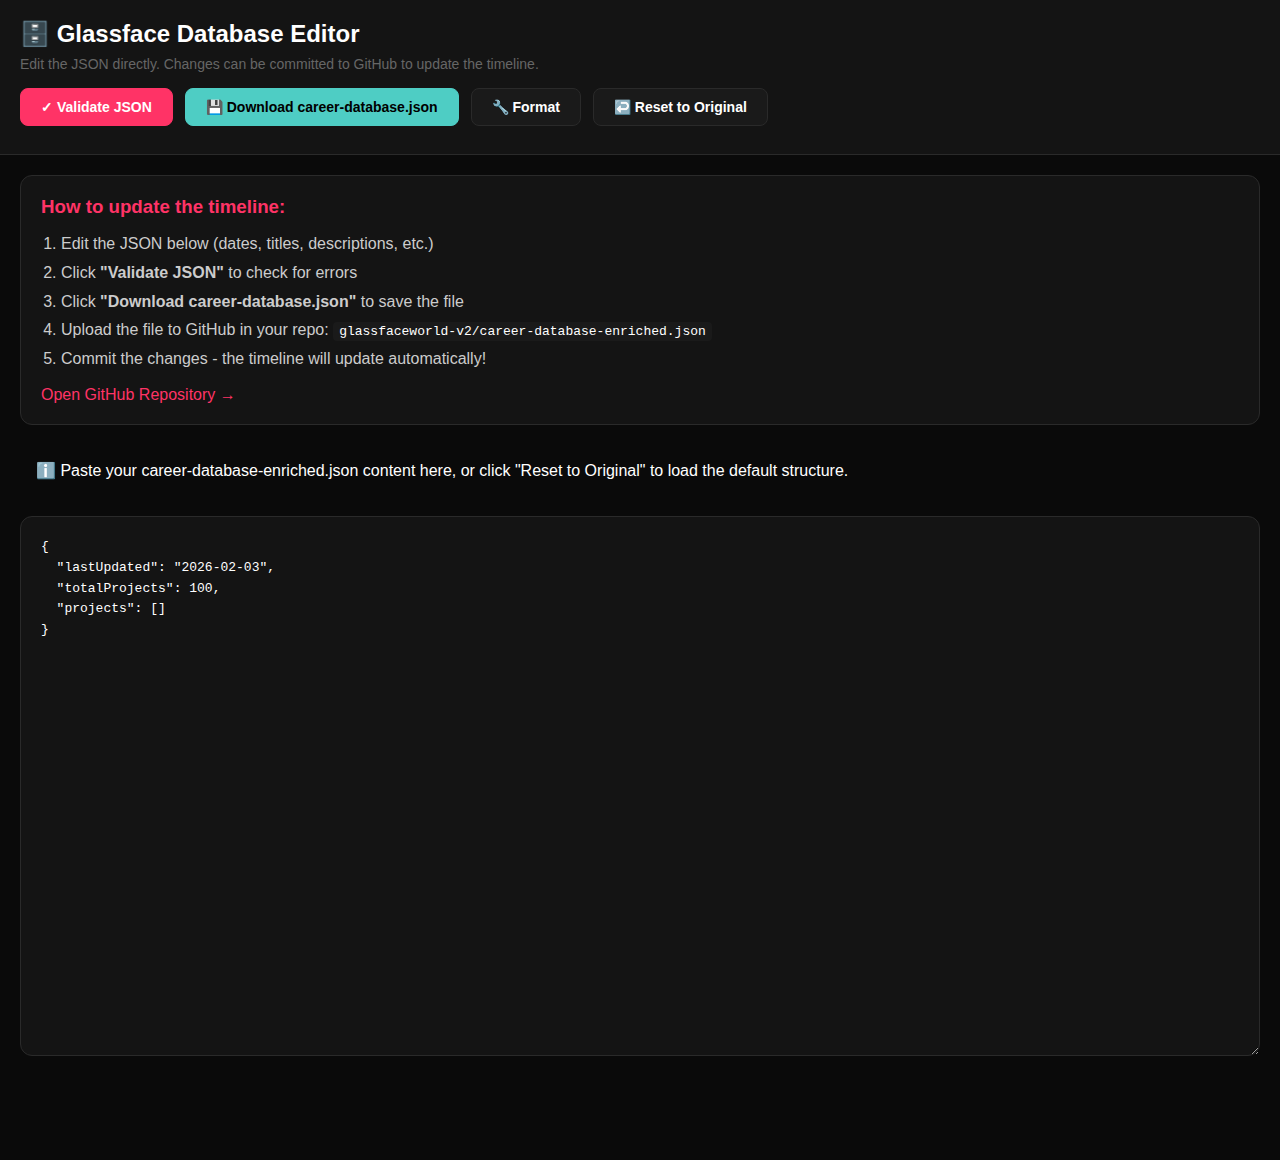
<file: database-editor-github.html>
<!DOCTYPE html>
<html lang="en">
<head>
    <meta charset="UTF-8">
    <meta name="viewport" content="width=device-width, initial-scale=1.0">
    <title>Glassface Database Editor (GitHub Edition)</title>
    <style>
        :root {
            --bg: #0a0a0a;
            --bg-secondary: #141414;
            --bg-tertiary: #1a1a1a;
            --text: #ffffff;
            --text-secondary: #cccccc;
            --text-muted: #666666;
            --border: #2a2a2a;
            --accent: #ff3366;
            --success: #4ecdc4;
            --warning: #ffe66d;
        }
        * { margin: 0; padding: 0; box-sizing: border-box; }
        body { 
            font-family: -apple-system, BlinkMacSystemFont, 'Segoe UI', sans-serif;
            background: var(--bg);
            color: var(--text);
            min-height: 100vh;
            padding-bottom: 80px;
        }
        .header {
            background: var(--bg-secondary);
            border-bottom: 1px solid var(--border);
            padding: 20px;
            position: sticky;
            top: 0;
            z-index: 100;
        }
        .header h1 { font-size: 24px; margin-bottom: 8px; }
        .header p { color: var(--text-muted); font-size: 14px; }
        .actions {
            display: flex;
            gap: 12px;
            margin-top: 16px;
            flex-wrap: wrap;
        }
        .btn {
            padding: 10px 20px;
            border-radius: 8px;
            border: 1px solid var(--border);
            background: var(--bg-tertiary);
            color: var(--text);
            font-size: 14px;
            font-weight: 600;
            cursor: pointer;
            transition: all 0.2s;
        }
        .btn:hover { background: var(--border); }
        .btn-primary { background: var(--accent); border-color: var(--accent); }
        .btn-success { background: var(--success); border-color: var(--success); color: #000; }
        .instructions {
            background: var(--bg-secondary);
            border: 1px solid var(--border);
            border-radius: 12px;
            padding: 20px;
            margin: 20px;
        }
        .instructions h3 { margin-bottom: 12px; color: var(--accent); }
        .instructions ol { margin-left: 20px; line-height: 1.8; color: var(--text-secondary); }
        .instructions code {
            background: var(--bg-tertiary);
            padding: 2px 6px;
            border-radius: 4px;
            font-family: monospace;
            color: var(--text);
        }
        .editor-container {
            margin: 20px;
        }
        .editor-textarea {
            width: 100%;
            min-height: 60vh;
            background: var(--bg-secondary);
            border: 1px solid var(--border);
            border-radius: 12px;
            padding: 20px;
            color: var(--text);
            font-family: 'Monaco', 'Menlo', monospace;
            font-size: 13px;
            line-height: 1.6;
            resize: vertical;
        }
        .editor-textarea:focus {
            outline: none;
            border-color: var(--accent);
        }
        .validation {
            margin: 20px;
            padding: 16px;
            border-radius: 8px;
            display: none;
        }
        .validation.error {
            display: block;
            background: rgba(255, 107, 107, 0.1);
            border: 1px solid #ff6b6b;
            color: #ff6b6b;
        }
        .validation.success {
            display: block;
            background: rgba(78, 205, 196, 0.1);
            border: 1px solid var(--success);
            color: var(--success);
        }
        .project-count {
            color: var(--text-muted);
            font-size: 14px;
            margin-top: 8px;
        }
        .github-link {
            display: inline-block;
            margin-top: 12px;
            color: var(--accent);
            text-decoration: none;
        }
        .github-link:hover { text-decoration: underline; }
    </style>
</head>
<body>
    <div class="header">
        <h1>🗄️ Glassface Database Editor</h1>
        <p>Edit the JSON directly. Changes can be committed to GitHub to update the timeline.</p>
        <div class="actions">
            <button class="btn btn-primary" onclick="validateJSON()">✓ Validate JSON</button>
            <button class="btn btn-success" onclick="downloadJSON()">💾 Download career-database.json</button>
            <button class="btn" onclick="formatJSON()">🔧 Format</button>
            <button class="btn" onclick="loadOriginal()">↩️ Reset to Original</button>
        </div>
        <div class="project-count" id="projectCount"></div>
    </div>

    <div class="instructions">
        <h3>How to update the timeline:</h3>
        <ol>
            <li>Edit the JSON below (dates, titles, descriptions, etc.)</li>
            <li>Click <strong>"Validate JSON"</strong> to check for errors</li>
            <li>Click <strong>"Download career-database.json"</strong> to save the file</li>
            <li>Upload the file to GitHub in your repo: <code>glassfaceworld-v2/career-database-enriched.json</code></li>
            <li>Commit the changes - the timeline will update automatically!</li>
        </ol>
        <a href="https://github.com/agentneoangel-commits/glassfaceworld" target="_blank" class="github-link">
            Open GitHub Repository →
        </a>
    </div>

    <div class="validation" id="validationMsg"></div>

    <div class="editor-container">
        <textarea class="editor-textarea" id="jsonEditor" spellcheck="false"></textarea>
    </div>

    <script>
        // INLINE DATABASE - This is loaded from the current career-database-enriched.json
        const DEFAULT_DATABASE = {
            "lastUpdated": "2026-02-03",
            "totalProjects": 100,
            "projects": [
                // Projects will be loaded here from the actual database
            ]
        };

        // Load database from embedded script or localStorage
        function loadDatabase() {
            const editor = document.getElementById('jsonEditor');
            
            // Try localStorage first (for unsaved changes)
            const saved = localStorage.getItem('glassface-database-raw');
            if (saved) {
                editor.value = saved;
                updateProjectCount();
                return;
            }
            
            // Otherwise show empty template with instructions
            editor.value = JSON.stringify(DEFAULT_DATABASE, null, 2);
            
            // Show message that user needs to load the actual database
            document.getElementById('validationMsg').innerHTML = `
                ℹ️ Paste your career-database-enriched.json content here, or click "Reset to Original" to load the default structure.
            `;
            document.getElementById('validationMsg').style.display = 'block';
        }

        function validateJSON() {
            const editor = document.getElementById('jsonEditor');
            const msg = document.getElementById('validationMsg');
            
            try {
                const data = JSON.parse(editor.value);
                
                // Basic structure validation
                if (!data.projects || !Array.isArray(data.projects)) {
                    throw new Error('Missing "projects" array');
                }
                
                // Validate each project has required fields
                const required = ['_id', 'title', 'category', 'publishedAt'];
                const issues = [];
                
                data.projects.forEach((p, i) => {
                    required.forEach(field => {
                        if (!p[field]) {
                            issues.push(`Project ${i} (${p._id || 'unknown'}): missing ${field}`);
                        }
                    });
                });
                
                if (issues.length > 0) {
                    msg.innerHTML = '⚠️ Validation warnings:\n' + issues.join('\n');
                    msg.className = 'validation error';
                } else {
                    msg.innerHTML = `✅ Valid! ${data.projects.length} projects found.`;
                    msg.className = 'validation success';
                    updateProjectCount();
                }
                
                // Save to localStorage
                localStorage.setItem('glassface-database-raw', editor.value);
                
            } catch (e) {
                msg.innerHTML = '❌ JSON Error: ' + e.message;
                msg.className = 'validation error';
            }
            
            msg.style.display = 'block';
        }

        function formatJSON() {
            const editor = document.getElementById('jsonEditor');
            try {
                const data = JSON.parse(editor.value);
                editor.value = JSON.stringify(data, null, 2);
                localStorage.setItem('glassface-database-raw', editor.value);
            } catch (e) {
                alert('Cannot format: ' + e.message);
            }
        }

        function downloadJSON() {
            const editor = document.getElementById('jsonEditor');
            try {
                // Validate first
                JSON.parse(editor.value);
                
                // Download
                const blob = new Blob([editor.value], { type: 'application/json' });
                const url = URL.createObjectURL(blob);
                const a = document.createElement('a');
                a.href = url;
                a.download = 'career-database-enriched.json';
                a.click();
                URL.revokeObjectURL(url);
                
                // Clear localStorage after successful download
                localStorage.removeItem('glassface-database-raw');
                
            } catch (e) {
                alert('Cannot download - JSON is invalid: ' + e.message);
            }
        }

        function loadOriginal() {
            // This would load the actual database - for now show the structure
            fetch('./career-database-enriched.json')
                .then(r => r.text())
                .then(text => {
                    document.getElementById('jsonEditor').value = text;
                    updateProjectCount();
                    document.getElementById('validationMsg').style.display = 'none';
                })
                .catch(() => {
                    // If fetch fails, show template
                    const template = {
                        lastUpdated: new Date().toISOString().split('T')[0],
                        totalProjects: 0,
                        projects: []
                    };
                    document.getElementById('jsonEditor').value = JSON.stringify(template, null, 2);
                });
        }

        function updateProjectCount() {
            try {
                const data = JSON.parse(document.getElementById('jsonEditor').value);
                document.getElementById('projectCount').textContent = 
                    `${data.projects?.length || 0} projects`;
            } catch {
                document.getElementById('projectCount').textContent = 'Invalid JSON';
            }
        }

        // Auto-save to localStorage
        document.getElementById('jsonEditor').addEventListener('input', () => {
            localStorage.setItem('glassface-database-raw', document.getElementById('jsonEditor').value);
        });

        // Load on startup
        loadDatabase();
    </script>
</body>
</html>
</file>
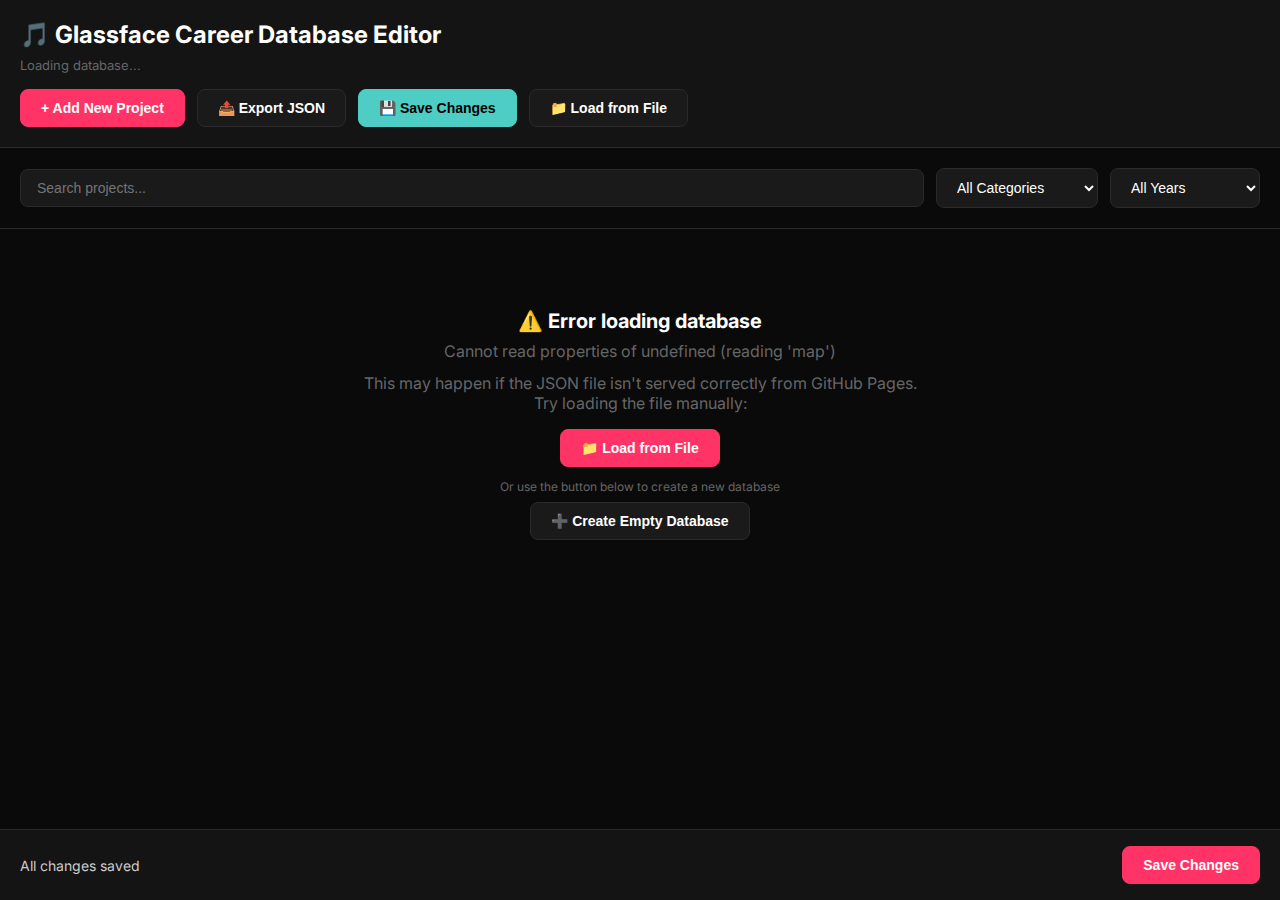
<file: database-editor.html>
<!DOCTYPE html>
<html lang="en">
<head>
    <meta charset="UTF-8">
    <meta name="viewport" content="width=device-width, initial-scale=1.0">
    <title>Glassface Career Database Editor</title>
    <link href="https://fonts.googleapis.com/css2?family=Inter:wght@300;400;500;600;700&display=swap" rel="stylesheet">
    <style>
        :root {
            --bg: #0a0a0a;
            --bg-secondary: #141414;
            --bg-tertiary: #1a1a1a;
            --text: #ffffff;
            --text-secondary: #cccccc;
            --text-muted: #666666;
            --border: #2a2a2a;
            --accent: #ff3366;
            --accent-glow: rgba(255, 51, 102, 0.3);
            --success: #4ecdc4;
            --warning: #ffe66d;
        }

        * {
            margin: 0;
            padding: 0;
            box-sizing: border-box;
        }

        body {
            font-family: 'Inter', -apple-system, sans-serif;
            background: var(--bg);
            color: var(--text);
            min-height: 100vh;
        }

        .header {
            background: var(--bg-secondary);
            border-bottom: 1px solid var(--border);
            padding: 20px;
            position: sticky;
            top: 0;
            z-index: 100;
        }

        .header h1 {
            font-size: 24px;
            font-weight: 700;
            margin-bottom: 8px;
        }

        .header-stats {
            font-size: 13px;
            color: var(--text-muted);
        }

        .actions {
            display: flex;
            gap: 12px;
            margin-top: 16px;
            flex-wrap: wrap;
        }

        .btn {
            padding: 10px 20px;
            border-radius: 8px;
            border: 1px solid var(--border);
            background: var(--bg-tertiary);
            color: var(--text);
            font-size: 14px;
            font-weight: 600;
            cursor: pointer;
            transition: all 0.2s;
        }

        .btn:hover {
            background: var(--border);
        }

        .btn-primary {
            background: var(--accent);
            border-color: var(--accent);
        }

        .btn-primary:hover {
            background: #ff5588;
        }

        .btn-success {
            background: var(--success);
            border-color: var(--success);
            color: #000;
        }

        .filters {
            padding: 20px;
            border-bottom: 1px solid var(--border);
            display: flex;
            gap: 12px;
            flex-wrap: wrap;
            align-items: center;
        }

        .filter-select, .search-input {
            padding: 10px 16px;
            background: var(--bg-tertiary);
            border: 1px solid var(--border);
            border-radius: 8px;
            color: var(--text);
            font-size: 14px;
            min-width: 150px;
        }

        .search-input {
            flex: 1;
            min-width: 200px;
        }

        .projects-list {
            padding: 20px;
        }

        .project-card {
            background: var(--bg-secondary);
            border: 1px solid var(--border);
            border-radius: 12px;
            padding: 20px;
            margin-bottom: 16px;
            transition: all 0.2s;
        }

        .project-card:hover {
            border-color: var(--accent);
        }

        .project-card.edited {
            border-color: var(--warning);
            background: rgba(255, 230, 109, 0.05);
        }

        .project-header {
            display: flex;
            justify-content: space-between;
            align-items: flex-start;
            margin-bottom: 16px;
        }

        .project-title-wrap {
            flex: 1;
        }

        .project-id {
            font-size: 11px;
            color: var(--text-muted);
            font-family: monospace;
            margin-bottom: 4px;
        }

        .project-title {
            font-size: 18px;
            font-weight: 600;
            margin-bottom: 4px;
        }

        .project-artist {
            font-size: 14px;
            color: var(--text-secondary);
        }

        .project-category {
            padding: 4px 12px;
            border-radius: 20px;
            font-size: 12px;
            font-weight: 600;
            text-transform: uppercase;
        }

        .category-music-video { background: rgba(78, 205, 196, 0.2); color: #4ecdc4; }
        .category-music-production { background: rgba(255, 230, 109, 0.2); color: #ffe66d; }
        .category-commercial { background: rgba(255, 107, 107, 0.2); color: #ff6b6b; }
        .category-design { background: rgba(199, 206, 234, 0.2); color: #c7ceea; }

        .project-fields {
            display: grid;
            grid-template-columns: repeat(auto-fit, minmax(250px, 1fr));
            gap: 16px;
        }

        .field {
            display: flex;
            flex-direction: column;
            gap: 6px;
        }

        .field label {
            font-size: 12px;
            color: var(--text-muted);
            text-transform: uppercase;
            letter-spacing: 0.05em;
        }

        .field input, .field textarea, .field select {
            padding: 10px 12px;
            background: var(--bg);
            border: 1px solid var(--border);
            border-radius: 6px;
            color: var(--text);
            font-size: 14px;
            font-family: inherit;
        }

        .field input:focus, .field textarea:focus, .field select:focus {
            outline: none;
            border-color: var(--accent);
        }

        .field textarea {
            resize: vertical;
            min-height: 80px;
        }

        .status-bar {
            position: fixed;
            bottom: 0;
            left: 0;
            right: 0;
            background: var(--bg-secondary);
            border-top: 1px solid var(--border);
            padding: 16px 20px;
            display: flex;
            justify-content: space-between;
            align-items: center;
        }

        .status-text {
            font-size: 14px;
            color: var(--text-secondary);
        }

        .status-text.unsaved {
            color: var(--warning);
        }

        .status-text.saved {
            color: var(--success);
        }

        .modal {
            display: none;
            position: fixed;
            top: 0;
            left: 0;
            right: 0;
            bottom: 0;
            background: rgba(0,0,0,0.8);
            z-index: 1000;
            align-items: center;
            justify-content: center;
        }

        .modal.active {
            display: flex;
        }

        .modal-content {
            background: var(--bg-secondary);
            border-radius: 16px;
            padding: 24px;
            max-width: 600px;
            width: 90%;
            max-height: 80vh;
            overflow-y: auto;
        }

        .modal-header {
            display: flex;
            justify-content: space-between;
            align-items: center;
            margin-bottom: 20px;
        }

        .modal-header h2 {
            font-size: 20px;
        }

        .modal-close {
            background: none;
            border: none;
            color: var(--text);
            font-size: 24px;
            cursor: pointer;
        }

        .json-output {
            background: var(--bg);
            border: 1px solid var(--border);
            border-radius: 8px;
            padding: 16px;
            font-family: monospace;
            font-size: 12px;
            overflow-x: auto;
            white-space: pre-wrap;
            word-break: break-all;
            max-height: 400px;
            overflow-y: auto;
        }

        .empty-state {
            text-align: center;
            padding: 60px 20px;
            color: var(--text-muted);
        }

        .empty-state h3 {
            font-size: 20px;
            margin-bottom: 8px;
            color: var(--text);
        }
    </style>
</head>
<body>
    <div class="header">
        <h1>🎵 Glassface Career Database Editor</h1>
        <div class="header-stats" id="headerStats">Loading database...</div>
        <div class="actions">
            <button class="btn btn-primary" onclick="addNewProject()">+ Add New Project</button>
            <button class="btn" onclick="showExport()">📤 Export JSON</button>
            <button class="btn btn-success" onclick="saveChanges()">💾 Save Changes</button>
            <button class="btn" onclick="loadFromFile()">📁 Load from File</button>
        </div>
    </div>

    <div class="filters">
        <input type="text" class="search-input" id="searchInput" placeholder="Search projects..." oninput="filterProjects()">
        <select class="filter-select" id="categoryFilter" onchange="filterProjects()">
            <option value="">All Categories</option>
            <option value="music-video">Music Video</option>
            <option value="music-production">Music Production</option>
            <option value="commercial">Commercial</option>
            <option value="graphic-design">Graphic Design</option>
            <option value="web3">Web3</option>
            <option value="narrative">Narrative</option>
            <option value="archive">Archive</option>
        </select>
        <select class="filter-select" id="yearFilter" onchange="filterProjects()">
            <option value="">All Years</option>
        </select>
    </div>

    <div class="projects-list" id="projectsList">
        <div class="empty-state">
            <h3>Loading database...</h3>
            <p>Please wait while we fetch the career data.</p>
        </div>
    </div>

    <div class="status-bar">
        <span class="status-text" id="statusText">All changes saved</span>
        <button class="btn btn-primary" onclick="saveChanges()">Save Changes</button>
    </div>

    <!-- Export Modal -->
    <div class="modal" id="exportModal">
        <div class="modal-content">
            <div class="modal-header">
                <h2>Export Database</h2>
                <button class="modal-close" onclick="hideExport()">×</button>
            </div>
            <p style="margin-bottom: 16px; color: var(--text-secondary);">
                Copy this JSON and save it to your database file, or download directly.
            </p>
            <pre class="json-output" id="jsonOutput"></pre>
            <div style="margin-top: 16px; display: flex; gap: 12px;">
                <button class="btn btn-primary" onclick="downloadJSON()">📥 Download JSON</button>
                <button class="btn" onclick="copyToClipboard()">📋 Copy to Clipboard</button>
            </div>
        </div>
    </div>

    <input type="file" id="fileInput" style="display: none;" accept=".json" onchange="handleFileLoad(event)">

    <script>
        // Database state
        let database = { projects: [] };
        let editedProjects = new Set();
        let originalData = null;

        // Initialize empty database
        function createEmptyDatabase() {
            database = {
                lastUpdated: new Date().toISOString().split('T')[0],
                totalProjects: 0,
                projects: []
            };
            originalData = JSON.parse(JSON.stringify(database));
            populateYearFilter();
            renderProjects();
            updateStats();
            document.getElementById('projectsList').innerHTML = `
                <div class="empty-state">
                    <h3>Empty Database Created</h3>
                    <p>Click "+ Add New Project" to start building your database.</p>
                </div>
            `;
        }

        // Load database on startup
        async function loadDatabase() {
            try {
                // Try to load from localStorage first (for offline editing)
                const saved = localStorage.getItem('glassface-database');
                if (saved) {
                    database = JSON.parse(saved);
                    console.log('Loaded from localStorage');
                    originalData = JSON.parse(JSON.stringify(database));
                    populateYearFilter();
                    renderProjects();
                    updateStats();
                    return;
                }
                
                // Otherwise fetch from file with proper error handling
                const response = await fetch('./career-database-enriched.json');
                if (!response.ok) {
                    throw new Error(`HTTP ${response.status}: ${response.statusText}`);
                }
                const contentType = response.headers.get('content-type');
                if (!contentType || !contentType.includes('application/json')) {
                    // Try to parse anyway - sometimes content-type is wrong
                    const text = await response.text();
                    try {
                        database = JSON.parse(text);
                    } catch {
                        throw new Error('Server returned non-JSON content. File may not exist or is HTML error page.');
                    }
                } else {
                    database = await response.json();
                }
                
                originalData = JSON.parse(JSON.stringify(database));
                populateYearFilter();
                renderProjects();
                updateStats();
            } catch (error) {
                console.error('Error loading database:', error);
                document.getElementById('projectsList').innerHTML = `
                    <div class="empty-state">
                        <h3>⚠️ Error loading database</h3>
                        <p>${error.message}</p>
                        <p style="margin-top: 12px; color: var(--text-muted);">
                            This may happen if the JSON file isn't served correctly from GitHub Pages.<br>
                            Try loading the file manually:
                        </p>
                        <button class="btn btn-primary" onclick="loadFromFile()" style="margin-top: 16px;">📁 Load from File</button>
                        <p style="margin-top: 12px; font-size: 12px; color: var(--text-muted);">
                            Or use the button below to create a new database
                        </p>
                        <button class="btn" onclick="createEmptyDatabase()" style="margin-top: 8px;">➕ Create Empty Database</button>
                    </div>
                `;
            }
        }

        function populateYearFilter() {
            const years = [...new Set(database.projects.map(p => {
                const date = new Date(p.publishedAt || '2015-01-01');
                return date.getFullYear();
            }))].sort((a, b) => b - a);

            const select = document.getElementById('yearFilter');
            years.forEach(year => {
                const option = document.createElement('option');
                option.value = year;
                option.textContent = year;
                select.appendChild(option);
            });
        }

        function updateStats() {
            document.getElementById('headerStats').textContent = 
                `${database.projects.length} projects • ${editedProjects.size} edited`;
        }

        function renderProjects() {
            const container = document.getElementById('projectsList');
            const searchTerm = document.getElementById('searchInput').value.toLowerCase();
            const categoryFilter = document.getElementById('categoryFilter').value;
            const yearFilter = document.getElementById('yearFilter').value;

            let filtered = database.projects;

            if (searchTerm) {
                filtered = filtered.filter(p => 
                    p.title?.toLowerCase().includes(searchTerm) ||
                    p.artist?.toLowerCase().includes(searchTerm) ||
                    p._id?.toLowerCase().includes(searchTerm)
                );
            }

            if (categoryFilter) {
                filtered = filtered.filter(p => p.category === categoryFilter);
            }

            if (yearFilter) {
                filtered = filtered.filter(p => {
                    const year = new Date(p.publishedAt || '2015-01-01').getFullYear();
                    return year.toString() === yearFilter;
                });
            }

            if (filtered.length === 0) {
                container.innerHTML = `
                    <div class="empty-state">
                        <h3>No projects found</h3>
                        <p>Try adjusting your filters.</p>
                    </div>
                `;
                return;
            }

            container.innerHTML = filtered.map(project => renderProjectCard(project)).join('');
        }

        function renderProjectCard(project) {
            const isEdited = editedProjects.has(project._id);
            const year = new Date(project.publishedAt || '2015-01-01').getFullYear();

            return `
                <div class="project-card ${isEdited ? 'edited' : ''}" data-id="${project._id}">
                    <div class="project-header">
                        <div class="project-title-wrap">
                            <div class="project-id">${project._id}</div>
                            <div class="project-title">${project.title || 'Untitled'}</div>
                            <div class="project-artist">${project.artist || 'Unknown Artist'} • ${year}</div>
                        </div>
                        <span class="project-category category-${project.category}">${project.category}</span>
                    </div>
                    
                    <div class="project-fields">
                        <div class="field">
                            <label>Title</label>
                            <input type="text" value="${escapeHtml(project.title || '')}" 
                                onchange="updateField('${project._id}', 'title', this.value)">
                        </div>
                        
                        <div class="field">
                            <label>Artist</label>
                            <input type="text" value="${escapeHtml(project.artist || '')}" 
                                onchange="updateField('${project._id}', 'artist', this.value)">
                        </div>
                        
                        <div class="field">
                            <label>Date (YYYY-MM-DD)</label>
                            <input type="date" value="${project.publishedAt || ''}" 
                                onchange="updateField('${project._id}', 'publishedAt', this.value)">
                        </div>
                        
                        <div class="field">
                            <label>Category</label>
                            <select onchange="updateField('${project._id}', 'category', this.value)">
                                <option value="music-video" ${project.category === 'music-video' ? 'selected' : ''}>Music Video</option>
                                <option value="music-production" ${project.category === 'music-production' ? 'selected' : ''}>Music Production</option>
                                <option value="commercial" ${project.category === 'commercial' ? 'selected' : ''}>Commercial</option>
                                <option value="graphic-design" ${project.category === 'graphic-design' ? 'selected' : ''}>Graphic Design</option>
                                <option value="web3" ${project.category === 'web3' ? 'selected' : ''}>Web3</option>
                                <option value="narrative" ${project.category === 'narrative' ? 'selected' : ''}>Narrative</option>
                                <option value="archive" ${project.category === 'archive' ? 'selected' : ''}>Archive</option>
                            </select>
                        </div>
                        
                        <div class="field">
                            <label>YouTube URL</label>
                            <input type="url" value="${escapeHtml(project.externalUrl || '')}" 
                                onchange="updateField('${project._id}', 'externalUrl', this.value)">
                        </div>
                        
                        <div class="field">
                            <label>View Count</label>
                            <input type="text" value="${escapeHtml(project.viewCount || '')}" 
                                onchange="updateField('${project._id}', 'viewCount', this.value)"
                                placeholder="e.g., 5000000 or 5M">
                        </div>
                        
                        <div class="field" style="grid-column: 1 / -1;">
                            <label>Description</label>
                            <textarea onchange="updateField('${project._id}', 'description', this.value)">${escapeHtml(project.description || '')}</textarea>
                        </div>
                        
                        <div class="field" style="grid-column: 1 / -1;">
                            <label>Roles (comma-separated)</label>
                            <input type="text" value="${escapeHtml((project.roles || []).join(', '))}" 
                                onchange="updateRoles('${project._id}', this.value)"
                                placeholder="Director, Editor, VFX">
                        </div>
                    </div>
                </div>
            `;
        }

        function escapeHtml(text) {
            if (!text) return '';
            const div = document.createElement('div');
            div.textContent = text;
            return div.innerHTML;
        }

        function updateField(projectId, field, value) {
            const project = database.projects.find(p => p._id === projectId);
            if (project) {
                project[field] = value;
                editedProjects.add(projectId);
                updateStats();
                updateStatus('unsaved');
                
                // Add visual indicator
                const card = document.querySelector(`[data-id="${projectId}"]`);
                if (card) card.classList.add('edited');
            }
        }

        function updateRoles(projectId, rolesString) {
            const roles = rolesString.split(',').map(r => r.trim()).filter(r => r);
            updateField(projectId, 'roles', roles);
        }

        function filterProjects() {
            renderProjects();
        }

        function addNewProject() {
            const id = prompt('Enter unique project ID (e.g., "artist-song-title"):');
            if (!id) return;

            if (database.projects.find(p => p._id === id)) {
                alert('A project with this ID already exists!');
                return;
            }

            const newProject = {
                _id: id,
                title: 'New Project',
                artist: '',
                category: 'music-video',
                publishedAt: new Date().toISOString().split('T')[0],
                description: '',
                externalUrl: '',
                videoId: '',
                viewCount: '',
                roles: [],
                featured: false
            };

            database.projects.push(newProject);
            editedProjects.add(id);
            renderProjects();
            updateStats();
            updateStatus('unsaved');
            
            // Scroll to new project
            setTimeout(() => {
                const card = document.querySelector(`[data-id="${id}"]`);
                if (card) card.scrollIntoView({ behavior: 'smooth' });
            }, 100);
        }

        function saveChanges() {
            // Save to localStorage for persistence
            localStorage.setItem('glassface-database', JSON.stringify(database));
            updateStatus('saved');
            console.log('Saved to localStorage:', database);
            alert(`Saved ${editedProjects.size} edited projects to browser storage!\n\nTo permanently save, use Export and commit to GitHub.`);
        }

        function updateStatus(status) {
            const statusEl = document.getElementById('statusText');
            if (status === 'unsaved') {
                statusEl.textContent = `⚠️ ${editedProjects.size} unsaved changes`;
                statusEl.className = 'status-text unsaved';
            } else if (status === 'saved') {
                statusEl.textContent = '✅ All changes saved to local storage';
                statusEl.className = 'status-text saved';
            }
        }

        function showExport() {
            const json = JSON.stringify(database, null, 2);
            document.getElementById('jsonOutput').textContent = json;
            document.getElementById('exportModal').classList.add('active');
        }

        function hideExport() {
            document.getElementById('exportModal').classList.remove('active');
        }

        function downloadJSON() {
            const json = JSON.stringify(database, null, 2);
            const blob = new Blob([json], { type: 'application/json' });
            const url = URL.createObjectURL(blob);
            const a = document.createElement('a');
            a.href = url;
            a.download = `career-database-${new Date().toISOString().split('T')[0]}.json`;
            a.click();
            URL.revokeObjectURL(url);
        }

        function copyToClipboard() {
            const json = JSON.stringify(database, null, 2);
            navigator.clipboard.writeText(json).then(() => {
                alert('JSON copied to clipboard!');
            });
        }

        function loadFromFile() {
            document.getElementById('fileInput').click();
        }

        function handleFileLoad(event) {
            const file = event.target.files[0];
            if (!file) return;

            const reader = new FileReader();
            reader.onload = (e) => {
                try {
                    database = JSON.parse(e.target.result);
                    editedProjects.clear();
                    populateYearFilter();
                    renderProjects();
                    updateStats();
                    updateStatus('saved');
                    localStorage.setItem('glassface-database', JSON.stringify(database));
                    alert('Database loaded successfully!');
                } catch (error) {
                    alert('Error loading file: ' + error.message);
                }
            };
            reader.readAsText(file);
        }

        // Load on startup
        loadDatabase();
    </script>
</body>
</html>
</file>
<file: css/style.css>
/* GLASSFACE v3.0 - Premium Animations & Typography */

@import url('https://fonts.googleapis.com/css2?family=Inter:wght@300;400;450;500;600;700;800&display=swap');

:root {
    --bg: #ffffff;
    --bg-secondary: #f8f8f8;
    --bg-tertiary: #f0f0f0;
    --text: #0a0a0a;
    --text-secondary: #333333;
    --text-tertiary: #666666;
    --text-muted: #888888;
    --border: #e5e5e5;
    --border-light: #f0f0f0;
    --accent: #ff3366;
    --accent-glow: rgba(255, 51, 102, 0.3);
    
    --font-main: 'Inter', -apple-system, BlinkMacSystemFont, 'Segoe UI', sans-serif;
    
    /* Fluid Type Scale - Using clamp for responsive typography */
    --text-xs: clamp(0.625rem, 0.6rem + 0.125vw, 0.75rem);      /* 10-12px */
    --text-sm: clamp(0.75rem, 0.7rem + 0.25vw, 0.875rem);       /* 12-14px */
    --text-base: clamp(0.875rem, 0.8rem + 0.375vw, 1rem);       /* 14-16px */
    --text-lg: clamp(1rem, 0.9rem + 0.5vw, 1.125rem);           /* 16-18px */
    --text-xl: clamp(1.125rem, 1rem + 0.625vw, 1.25rem);        /* 18-20px */
    --text-2xl: clamp(1.25rem, 1.1rem + 0.75vw, 1.5rem);        /* 20-24px */
    --text-3xl: clamp(1.5rem, 1.25rem + 1.25vw, 1.875rem);      /* 24-30px */
    --text-4xl: clamp(1.75rem, 1.4rem + 1.75vw, 2.25rem);       /* 28-36px */
    --text-5xl: clamp(2.25rem, 1.6rem + 3.25vw, 3.75rem);       /* 36-60px */
    --text-6xl: clamp(2.5rem, 1.75rem + 3.75vw, 5rem);           /* 40-80px */
    --text-7xl: clamp(3rem, 2rem + 5vw, 7rem);                   /* 48-112px */
    
    /* Line Heights - Improved for readability */
    --leading-none: 1;
    --leading-tight: 1.1;
    --leading-snug: 1.25;
    --leading-normal: 1.5;
    --leading-relaxed: 1.65;
    --leading-loose: 1.8;
    
    /* Letter Spacing */
    --tracking-tighter: -0.04em;
    --tracking-tight: -0.02em;
    --tracking-normal: 0;
    --tracking-wide: 0.02em;
    --tracking-wider: 0.05em;
    --tracking-widest: 0.1em;
    
    /* Layout */
    --nav-height: 72px;
    --section-padding: clamp(60px, 8vw, 120px);
    --grid-gap: clamp(16px, 2vw, 32px);
    
    /* Animation Easings */
    --ease-out-expo: cubic-bezier(0.16, 1, 0.3, 1);
    --ease-in-expo: cubic-bezier(0.7, 0, 0.84, 0);
    --ease-out-quart: cubic-bezier(0.25, 1, 0.5, 1);
    --ease-in-out-cubic: cubic-bezier(0.65, 0, 0.35, 1);
    --ease-elastic: cubic-bezier(0.68, -0.55, 0.265, 1.55);
    --ease-smooth: cubic-bezier(0.4, 0, 0.2, 1);
    
    /* Durations */
    --duration-fast: 0.2s;
    --duration-normal: 0.4s;
    --duration-slow: 0.8s;
    --duration-slower: 1.2s;
    
    /* Shadows */
    --shadow-sm: 0 1px 2px rgba(0, 0, 0, 0.04);
    --shadow-md: 0 4px 12px rgba(0, 0, 0, 0.08);
    --shadow-lg: 0 12px 40px rgba(0, 0, 0, 0.12);
    --shadow-xl: 0 24px 80px rgba(0, 0, 0, 0.16);
    --shadow-glow: 0 0 40px rgba(255, 51, 102, 0.2);
}

/* Dark mode support - DISABLED for nav to ensure readability */
/* Navbar always uses light theme for visibility */
@media (prefers-color-scheme: dark) {
    :root {
        --bg: #0a0a0a;
        --bg-secondary: #141414;
        --bg-tertiary: #1a1a1a;
        --text: #ffffff;
        --text-secondary: #cccccc;
        --text-tertiary: #999999;
        --text-muted: #666666;
        --border: #2a2a2a;
        --border-light: #1f1f1f;
    }
}

/* ========================================
   FORCE NAVBAR TO ALWAYS BE LIGHT MODE
   ======================================== */

/* Override ALL dark mode for navbar - force light theme */
.top-nav {
    background: #ffffff !important;
    border-bottom: 1px solid #e5e5e5 !important;
}

.top-nav.scrolled {
    background: #ffffff !important;
    box-shadow: 0 1px 3px rgba(0,0,0,0.1) !important;
}

/* Logo - force black */
.top-nav .logo {
    color: #000000 !important;
}

.top-nav .logo:hover {
    color: #000000 !important;
}

/* Nav links - force dark colors */
.top-nav .nav-link {
    color: #333333 !important;
}

.top-nav .nav-link:hover {
    color: #000000 !important;
}

.top-nav .nav-link.active {
    color: #000000 !important;
    font-weight: 600 !important;
}

/* Mobile toggle - force black bars */
.top-nav .nav-toggle span {
    background: #000000 !important;
}

/* Mobile nav menu always light */
.nav-links {
    background: #ffffff !important;
}

@media (max-width: 1024px) {
    .nav-links {
        background: #ffffff !important;
        border-bottom: 1px solid #e5e5e5 !important;
    }
    
    .nav-links .nav-link {
        color: #333333 !important;
    }
    
    .nav-links .nav-link:hover,
    .nav-links .nav-link.active {
        color: #000000 !important;
    }
}

/* Reset & Base */
*, *::before, *::after {
    margin: 0;
    padding: 0;
    box-sizing: border-box;
}

html {
    scroll-behavior: smooth;
}

body {
    font-family: var(--font-main);
    font-size: var(--text-base);
    line-height: var(--leading-normal);
    background: var(--bg);
    color: var(--text);
    -webkit-font-smoothing: antialiased;
    -moz-osx-font-smoothing: grayscale;
    text-rendering: optimizeLegibility;
    overflow-x: hidden;
}

/* Smooth scroll with reduced motion support */
@media (prefers-reduced-motion: no-preference) {
    html {
        scroll-behavior: smooth;
    }
}

/* Selection styling */
::selection {
    background: var(--accent);
    color: white;
}

/* Custom Cursor Styles */
.cursor {
    position: fixed;
    width: 20px;
    height: 20px;
    border: 2px solid var(--text);
    border-radius: 50%;
    pointer-events: none;
    z-index: 9999;
    transform: translate(-50%, -50%);
    transition: width var(--duration-fast) var(--ease-out-expo),
                height var(--duration-fast) var(--ease-out-expo),
                border-color var(--duration-fast) var(--ease-out-expo),
                background var(--duration-fast) var(--ease-out-expo);
    mix-blend-mode: difference;
}

.cursor.hover {
    width: 50px;
    height: 50px;
    border-color: var(--accent);
    background: rgba(255, 51, 102, 0.1);
}

.cursor.clicking {
    width: 40px;
    height: 40px;
    background: var(--accent);
    border-color: var(--accent);
}

.cursor-dot {
    position: fixed;
    width: 6px;
    height: 6px;
    background: var(--accent);
    border-radius: 50%;
    pointer-events: none;
    z-index: 10000;
    transform: translate(-50%, -50%);
}

/* Hide custom cursor on touch devices */
@media (pointer: coarse) {
    .cursor,
    .cursor-dot {
        display: none !important;
    }
}

/* Page Load Animation */
.page-loader {
    position: fixed;
    inset: 0;
    background: var(--bg);
    z-index: 10000;
    display: flex;
    align-items: center;
    justify-content: center;
    transition: opacity var(--duration-slow) var(--ease-out-expo),
                visibility var(--duration-slow) var(--ease-out-expo);
}

.page-loader.loaded {
    opacity: 0;
    visibility: hidden;
    pointer-events: none;
}

.loader-text {
    font-size: var(--text-2xl);
    font-weight: 700;
    letter-spacing: var(--tracking-widest);
    animation: loaderPulse 1.5s ease-in-out infinite;
}

@keyframes loaderPulse {
    0%, 100% { opacity: 0.3; }
    50% { opacity: 1; }
}

/* Top Navigation - Enhanced */
.top-nav {
    position: fixed;
    top: 0;
    left: 0;
    right: 0;
    height: var(--nav-height);
    background: rgba(255, 255, 255, 0.95);
    backdrop-filter: blur(20px);
    -webkit-backdrop-filter: blur(20px);
    border-bottom: 1px solid var(--border);
    z-index: 1000;
    transition: background var(--duration-normal) var(--ease-smooth),
                border-color var(--duration-normal) var(--ease-smooth),
                box-shadow var(--duration-normal) var(--ease-smooth);
}

.top-nav.scrolled {
    background: rgba(255, 255, 255, 0.98);
    border-bottom-color: var(--border);
    box-shadow: var(--shadow-sm);
}

.nav-container {
    max-width: 1600px;
    margin: 0 auto;
    padding: 0 clamp(20px, 4vw, 60px);
    height: 100%;
    display: flex;
    align-items: center;
    justify-content: space-between;
}

/* Logo with magnetic effect */
.logo {
    font-size: var(--text-lg);
    font-weight: 700;
    letter-spacing: var(--tracking-widest);
    color: var(--text);
    text-decoration: none;
    position: relative;
    display: inline-block;
    transition: transform var(--duration-fast) var(--ease-out-expo),
                letter-spacing var(--duration-normal) var(--ease-out-expo);
}

.logo:hover {
    letter-spacing: calc(var(--tracking-widest) + 0.05em);
}

.logo::after {
    content: '';
    position: absolute;
    bottom: -4px;
    left: 0;
    width: 0;
    height: 2px;
    background: var(--accent);
    transition: width var(--duration-normal) var(--ease-out-expo);
}

.logo:hover::after {
    width: 100%;
}

/* Nav Links */
.nav-links {
    display: flex;
    align-items: center;
    gap: clamp(24px, 3vw, 40px);
}

.nav-link {
    font-size: var(--text-xs);
    font-weight: 500;
    color: var(--text-secondary);
    text-decoration: none;
    text-transform: uppercase;
    letter-spacing: var(--tracking-wider);
    position: relative;
    padding: 8px 0;
    transition: color var(--duration-fast) var(--ease-out-expo);
}

.nav-link::after {
    content: '';
    position: absolute;
    bottom: 0;
    left: 0;
    width: 0;
    height: 1.5px;
    background: var(--accent);
    transition: width var(--duration-normal) var(--ease-out-expo);
}

.nav-link:hover {
    color: var(--text);
}

.nav-link:hover::after {
    width: 100%;
}

.nav-link.active {
    color: var(--text);
    font-weight: 600;
}

.nav-link.active::after {
    width: 100%;
}

/* Mobile Nav Toggle */
.nav-toggle {
    display: none;
    flex-direction: column;
    gap: 6px;
    background: none;
    border: none;
    cursor: pointer;
    padding: 8px;
    position: relative;
}

.nav-toggle span {
    display: block;
    width: 24px;
    height: 2px;
    background: var(--text);
    transition: transform var(--duration-normal) var(--ease-out-expo),
                opacity var(--duration-normal) var(--ease-out-expo);
    transform-origin: center;
}

.nav-toggle.active span:nth-child(1) {
    transform: translateY(8px) rotate(45deg);
}

.nav-toggle.active span:nth-child(2) {
    opacity: 0;
    transform: scaleX(0);
}

.nav-toggle.active span:nth-child(3) {
    transform: translateY(-8px) rotate(-45deg);
}

/* Main Content */
.main {
    padding-top: var(--nav-height);
}

/* ========================================
   HERO SECTION - VIDEO BACKGROUND
   ======================================== */

.hero {
    min-height: 100vh;
    min-height: 100dvh;
    display: flex;
    align-items: center;
    justify-content: center;
    padding: calc(var(--nav-height) + 40px) clamp(20px, 5vw, 60px);
    text-align: center;
    position: relative;
    overflow: hidden;
}

/* YouTube Video Background Container */
.hero-video-container {
    position: absolute;
    top: 0;
    left: 0;
    width: 100%;
    height: 100%;
    z-index: 0;
    overflow: hidden;
}

.hero-video {
    position: absolute;
    top: 50%;
    left: 50%;
    width: 100vw;
    height: 56.25vw; /* 16:9 aspect ratio */
    min-height: 100vh;
    min-width: 177.78vh; /* 16:9 aspect ratio */
    transform: translate(-50%, -50%);
    pointer-events: none;
}

/* Dark overlay for text readability */
.hero-video-overlay {
    position: absolute;
    inset: 0;
    background: linear-gradient(
        to bottom,
        rgba(0, 0, 0, 0.5) 0%,
        rgba(0, 0, 0, 0.4) 50%,
        rgba(0, 0, 0, 0.6) 100%
    );
    z-index: 1;
}

/* Hero content needs to be above video */
.hero-content {
    position: relative;
    z-index: 2;
}

/* Hero content styling with video background */
.hero-content {
    max-width: 900px;
    position: relative;
    z-index: 2;
}

.hero-content {
    max-width: 900px;
    position: relative;
    z-index: 1;
}

/* Staggered Hero Animations - White text for video background */
.hero-title {
    font-size: var(--text-sm);
    font-weight: 600;
    text-transform: uppercase;
    letter-spacing: var(--tracking-widest);
    color: rgba(255, 255, 255, 0.7);
    margin-bottom: clamp(16px, 3vw, 32px);
    opacity: 0;
    transform: translateY(30px);
    animation: heroReveal 1s var(--ease-out-expo) 0.3s forwards;
    text-shadow: 0 2px 20px rgba(0, 0, 0, 0.5);
}

.hero-name {
    font-size: var(--text-7xl);
    font-weight: 800;
    letter-spacing: var(--tracking-tighter);
    line-height: var(--leading-tight);
    color: #fff;
    margin-bottom: clamp(20px, 4vw, 40px);
    opacity: 0;
    transform: translateY(40px);
    animation: heroReveal 1s var(--ease-out-expo) 0.5s forwards;
    text-shadow: 0 4px 30px rgba(0, 0, 0, 0.5);
}

.hero-name span {
    display: inline-block;
    transition: transform var(--duration-normal) var(--ease-elastic);
}

.hero-name:hover span {
    animation: letterWave 0.5s ease-in-out;
}

@keyframes letterWave {
    0%, 100% { transform: translateY(0); }
    50% { transform: translateY(-5px); }
}

.hero-stats {
    font-size: var(--text-base);
    color: rgba(255, 255, 255, 0.85);
    letter-spacing: var(--tracking-wide);
    font-weight: 450;
    opacity: 0;
    transform: translateY(30px);
    animation: heroReveal 1s var(--ease-out-expo) 0.7s forwards;
    text-shadow: 0 2px 20px rgba(0, 0, 0, 0.5);
}

.hero-stats span {
    margin: 0 clamp(8px, 1.5vw, 16px);
    color: rgba(255, 255, 255, 0.5);
}

@keyframes heroReveal {
    to {
        opacity: 1;
        transform: translateY(0);
    }
}

/* Scroll Indicator - White for video background */
.scroll-indicator {
    position: absolute;
    bottom: 40px;
    left: 50%;
    transform: translateX(-50%);
    display: flex;
    flex-direction: column;
    align-items: center;
    gap: 12px;
    opacity: 0;
    animation: heroReveal 1s var(--ease-out-expo) 1s forwards;
    z-index: 2;
}

.scroll-text {
    font-size: var(--text-xs);
    text-transform: uppercase;
    letter-spacing: var(--tracking-widest);
    color: rgba(255, 255, 255, 0.6);
}

.scroll-line {
    width: 1px;
    height: 60px;
    background: linear-gradient(to bottom, rgba(255, 255, 255, 0.6), transparent);
    animation: scrollLine 2s ease-in-out infinite;
}

@keyframes scrollLine {
    0% { transform: scaleY(0); transform-origin: top; }
    50% { transform: scaleY(1); transform-origin: top; }
    51% { transform-origin: bottom; }
    100% { transform: scaleY(0); transform-origin: bottom; }
}

/* ========================================
   SECTIONS - SCROLL REVEAL ANIMATIONS
   ======================================== */

.section {
    padding: var(--section-padding) clamp(20px, 5vw, 60px);
    max-width: 1600px;
    margin: 0 auto;
    /* Start VISIBLE by default - ensure content is always accessible */
    opacity: 1;
    transform: translateY(0);
    transition: opacity var(--duration-slow) var(--ease-out-expo),
                transform var(--duration-slow) var(--ease-out-expo);
}

/* Animation classes - sections ALWAYS visible, animations are enhancements */
.section.animate-in {
    opacity: 1;
    transform: translateY(0);
}

.section.animate-in.revealed {
    opacity: 1;
    transform: translateY(0);
}

.section-header {
    margin-bottom: clamp(32px, 5vw, 56px);
    display: flex;
    justify-content: space-between;
    align-items: baseline;
    border-bottom: 1px solid var(--border);
    padding-bottom: 20px;
    position: relative;
    overflow: hidden;
}

.section-header::after {
    content: '';
    position: absolute;
    bottom: 0;
    left: 0;
    width: 0;
    height: 2px;
    background: var(--accent);
    transition: width 1.2s var(--ease-out-expo);
}

.section.revealed .section-header::after {
    width: 100%;
}

.section-title {
    font-size: var(--text-xs);
    font-weight: 700;
    text-transform: uppercase;
    letter-spacing: var(--tracking-widest);
    color: var(--text-muted);
}

.section-count {
    font-size: var(--text-xs);
    font-weight: 600;
    color: var(--text-muted);
    letter-spacing: var(--tracking-wide);
}

/* ========================================
   PROJECTS GRID - PREMIUM CARDS
   ======================================== */

.projects-grid {
    display: grid;
    grid-template-columns: repeat(auto-fit, minmax(350px, 1fr));
    gap: var(--grid-gap);
}

/* Staggered card animations */
.project-card {
    position: relative;
    aspect-ratio: 16/10;
    background: var(--bg-secondary);
    overflow: hidden;
    cursor: pointer;
    border-radius: 8px;
    /* Start VISIBLE by default - ensure content is always accessible */
    opacity: 1;
    transform: translateY(0) scale(1);
    transition: opacity var(--duration-slow) var(--ease-out-expo),
                transform var(--duration-slow) var(--ease-out-expo),
                box-shadow var(--duration-normal) var(--ease-out-expo);
    box-shadow: var(--shadow-sm);
}

/* Animation classes - cards ALWAYS visible, animations are enhancements */
.project-card.animate-in {
    opacity: 1;
    transform: translateY(0) scale(1);
}

.project-card.animate-in.revealed {
    opacity: 1;
    transform: translateY(0) scale(1);
}

/* Stagger delays handled in JS */
.project-card:hover {
    transform: translateY(-8px) scale(1.02);
    box-shadow: var(--shadow-xl);
}

.project-image-wrapper {
    position: absolute;
    top: 0;
    left: 0;
    width: 100%;
    height: 100%;
    overflow: hidden;
    border-radius: 8px;
}

.project-image {
    position: absolute;
    top: 0;
    left: 0;
    width: 100%;
    height: 100%;
    object-fit: cover;
    transition: transform var(--duration-slow) var(--ease-out-expo),
                opacity var(--duration-normal) var(--ease-smooth);
    z-index: 1;
}

.project-card:hover .project-image {
    transform: scale(1.08);
}

.project-image-animated {
    position: absolute;
    top: 0;
    left: 0;
    width: 100%;
    height: 100%;
    object-fit: cover;
    opacity: 0;
    transition: opacity var(--duration-normal) var(--ease-smooth);
    z-index: 2;
}

.project-card:hover .project-image-animated {
    opacity: 1;
}

/* Card Overlay with gradient */
.project-overlay {
    position: absolute;
    inset: 0;
    background: linear-gradient(
        to top, 
        rgba(0, 0, 0, 0.85) 0%, 
        rgba(0, 0, 0, 0.4) 40%, 
        rgba(0, 0, 0, 0) 70%
    );
    opacity: 0;
    transition: opacity var(--duration-normal) var(--ease-smooth);
    display: flex;
    flex-direction: column;
    justify-content: flex-end;
    padding: clamp(16px, 3vw, 28px);
}

.project-card:hover .project-overlay {
    opacity: 1;
}

/* Glowing border effect on hover */
.project-card::before {
    content: '';
    position: absolute;
    inset: 0;
    border-radius: 8px;
    padding: 2px;
    background: linear-gradient(135deg, var(--accent), transparent, var(--accent));
    -webkit-mask: 
        linear-gradient(#fff 0 0) content-box, 
        linear-gradient(#fff 0 0);
    mask: 
        linear-gradient(#fff 0 0) content-box, 
        linear-gradient(#fff 0 0);
    -webkit-mask-composite: xor;
    mask-composite: exclude;
    opacity: 0;
    transition: opacity var(--duration-normal) var(--ease-smooth);
    pointer-events: none;
}

.project-card:hover::before {
    opacity: 0.5;
}

.project-title {
    font-size: var(--text-lg);
    font-weight: 600;
    color: #fff !important;
    margin-bottom: 8px;
    line-height: var(--leading-snug);
    transform: translateY(20px);
    opacity: 0;
    transition: transform var(--duration-normal) var(--ease-out-expo) 0.1s,
                opacity var(--duration-normal) var(--ease-out-expo) 0.1s;
    text-shadow: 0 2px 4px rgba(0,0,0,0.5);
    pointer-events: none;
}

.project-card:hover .project-title,
.project-card:focus .project-title,
.project-card:active .project-title {
    transform: translateY(0) !important;
    opacity: 1 !important;
}

.project-role {
    font-size: var(--text-xs);
    color: rgba(255, 255, 255, 0.9) !important;
    text-transform: uppercase;
    letter-spacing: var(--tracking-wider);
    font-weight: 500;
    transform: translateY(20px);
    opacity: 0;
    transition: transform var(--duration-normal) var(--ease-out-expo) 0.15s,
                opacity var(--duration-normal) var(--ease-out-expo) 0.15s;
    text-shadow: 0 1px 2px rgba(0,0,0,0.5);
    pointer-events: none;
}

.project-card:hover .project-role,
.project-card:focus .project-role,
.project-card:active .project-role {
    transform: translateY(0) !important;
    opacity: 1 !important;
}

/* Ensure overlay shows on hover */
.project-card:hover .project-overlay,
.project-card:focus .project-overlay,
.project-card:active .project-overlay {
    opacity: 1 !important;
}

/* Make project cards focusable for accessibility */
.project-card {
    cursor: pointer;
    outline: none;
}

.project-card:focus-visible {
    outline: 2px solid var(--accent);
    outline-offset: 2px;
}

.project-views {
    position: absolute;
    top: 16px;
    right: 16px;
    background: rgba(0, 0, 0, 0.7);
    backdrop-filter: blur(10px);
    -webkit-backdrop-filter: blur(10px);
    color: #fff;
    padding: 6px 12px;
    font-size: var(--text-xs);
    font-weight: 600;
    text-transform: uppercase;
    letter-spacing: var(--tracking-wide);
    border-radius: 6px;
    transform: translateY(-10px);
    opacity: 0;
    transition: transform var(--duration-normal) var(--ease-out-expo),
                opacity var(--duration-normal) var(--ease-out-expo);
}

.project-card:hover .project-views {
    transform: translateY(0);
    opacity: 1;
}

/* ========================================
   ABOUT SECTION
   ======================================== */

.about {
    padding: calc(var(--section-padding) * 1.5) clamp(20px, 5vw, 60px);
    text-align: center;
    background: var(--bg-secondary);
    position: relative;
    overflow: hidden;
}

.about::before {
    content: '';
    position: absolute;
    top: 0;
    left: 0;
    right: 0;
    height: 1px;
    background: linear-gradient(to right, transparent, var(--border), transparent);
}

.about-content {
    max-width: 700px;
    margin: 0 auto;
    position: relative;
    z-index: 1;
}

.about-text {
    font-size: var(--text-xl);
    line-height: var(--leading-relaxed);
    color: var(--text-secondary);
    margin: 40px 0;
    font-weight: 400;
}

.about-links {
    display: flex;
    flex-direction: column;
    gap: 16px;
}

.link {
    font-size: var(--text-base);
    color: var(--text);
    text-decoration: none;
    position: relative;
    display: inline-block;
    font-weight: 500;
    transition: color var(--duration-fast) var(--ease-out-expo);
}

.link::after {
    content: '';
    position: absolute;
    bottom: -2px;
    left: 0;
    width: 0;
    height: 1px;
    background: var(--accent);
    transition: width var(--duration-normal) var(--ease-out-expo);
}

.link:hover {
    color: var(--accent);
}

.link:hover::after {
    width: 100%;
}

/* ========================================
   FOOTER
   ======================================== */

.footer {
    padding: 60px clamp(20px, 5vw, 60px);
    text-align: center;
    border-top: 1px solid var(--border);
    background: var(--bg);
}

.footer p {
    font-size: var(--text-xs);
    color: var(--text-muted);
    letter-spacing: var(--tracking-wide);
}

/* ========================================
   MODAL - ENHANCED
   ======================================== */

.modal {
    position: fixed;
    inset: 0;
    background: var(--bg);
    z-index: 2000;
    opacity: 0;
    visibility: hidden;
    transition: opacity var(--duration-normal) var(--ease-smooth),
                visibility var(--duration-normal) var(--ease-smooth);
    overflow-y: auto;
    overflow-x: hidden;
}

.modal.active {
    opacity: 1;
    visibility: visible;
}

.modal-close {
    position: fixed;
    top: 24px;
    right: 40px;
    font-size: 32px;
    font-weight: 300;
    background: var(--bg-secondary);
    border: 1px solid var(--border);
    cursor: pointer;
    color: var(--text);
    z-index: 2001;
    width: 50px;
    height: 50px;
    display: flex;
    align-items: center;
    justify-content: center;
    border-radius: 50%;
    transition: transform var(--duration-fast) var(--ease-elastic),
                background var(--duration-fast) var(--ease-smooth),
                border-color var(--duration-fast) var(--ease-smooth);
}

.modal-close:hover {
    transform: rotate(90deg) scale(1.1);
    background: var(--accent);
    border-color: var(--accent);
    color: white;
}

.modal-content {
    max-width: 1100px;
    margin: 0 auto;
    padding: 120px clamp(20px, 5vw, 60px) 80px;
    opacity: 0;
    transform: translateY(40px);
    transition: opacity var(--duration-slow) var(--ease-out-expo) 0.2s,
                transform var(--duration-slow) var(--ease-out-expo) 0.2s;
}

.modal.active .modal-content {
    opacity: 1;
    transform: translateY(0);
}

.modal-header {
    text-align: center;
    margin-bottom: 48px;
}

.modal-title {
    font-size: var(--text-4xl);
    font-weight: 700;
    margin-bottom: 12px;
    letter-spacing: var(--tracking-tight);
    line-height: var(--leading-tight);
}

.modal-role {
    font-size: var(--text-xs);
    color: var(--text-muted);
    text-transform: uppercase;
    letter-spacing: var(--tracking-widest);
    font-weight: 600;
}

.modal-media {
    margin-bottom: 48px;
    border-radius: 12px;
    overflow: hidden;
    box-shadow: var(--shadow-lg);
}

.modal-media iframe,
.modal-media img {
    width: 100%;
    aspect-ratio: 16/9;
    border: none;
    display: block;
}

.modal-stats {
    display: flex;
    justify-content: center;
    gap: clamp(32px, 6vw, 64px);
    margin-bottom: 48px;
    padding: 28px 0;
    border-top: 1px solid var(--border);
    border-bottom: 1px solid var(--border);
}

.stat-item {
    text-align: center;
}

.stat-value {
    font-size: var(--text-3xl);
    font-weight: 700;
    color: var(--text);
    letter-spacing: var(--tracking-tight);
}

.stat-label {
    font-size: var(--text-xs);
    color: var(--text-muted);
    text-transform: uppercase;
    letter-spacing: var(--tracking-widest);
    margin-top: 8px;
    font-weight: 600;
}

.modal-description {
    max-width: 800px;
    margin: 0 auto 48px;
    text-align: center;
}

.modal-text {
    font-size: var(--text-lg);
    line-height: var(--leading-relaxed);
    color: var(--text-secondary);
}

.modal-press {
    max-width: 800px;
    margin: 0 auto;
}

.modal-press h3 {
    font-size: var(--text-xs);
    font-weight: 700;
    text-transform: uppercase;
    letter-spacing: var(--tracking-widest);
    color: var(--text-muted);
    margin-bottom: 32px;
    text-align: center;
}

/* Enhanced Modal Styles */
.modal-body-text {
    font-size: var(--text-lg);
    line-height: var(--leading-relaxed);
    color: var(--text-secondary);
    margin-bottom: 24px;
}

.modal-process {
    font-size: var(--text-sm);
    color: var(--text-tertiary);
    margin: 24px 0;
    padding: 20px;
    background: var(--bg-secondary);
    border-radius: 8px;
    border-left: 3px solid var(--accent);
}

.modal-accolades {
    display: flex;
    flex-wrap: wrap;
    gap: 12px;
    margin: 32px 0;
    justify-content: center;
}

.accolade-badge {
    display: inline-flex;
    align-items: center;
    padding: 10px 20px;
    border-radius: 100px;
    font-size: var(--text-xs);
    font-weight: 600;
    text-transform: uppercase;
    letter-spacing: var(--tracking-wide);
    transition: transform var(--duration-fast) var(--ease-out-expo),
                box-shadow var(--duration-fast) var(--ease-out-expo);
}

.accolade-badge:hover {
    transform: translateY(-2px);
}

.accolade-plaque {
    background: linear-gradient(135deg, #ffd700 0%, #ffed4e 100%);
    color: #000;
    box-shadow: 0 4px 12px rgba(255, 215, 0, 0.3);
}

.accolade-award {
    background: var(--text);
    color: var(--bg);
}

.accolade-milestone {
    background: var(--accent);
    color: #fff;
    box-shadow: 0 4px 12px var(--accent-glow);
}

.accolade-innovation {
    background: #00d4aa;
    color: #000;
}

.accolade-recent {
    background: #8b5cf6;
    color: #fff;
}

.accolade-credit, .accolade-artist {
    background: var(--bg-secondary);
    color: var(--text);
    border: 1px solid var(--border);
}

/* Press Quotes Grid */
.press-quotes-grid {
    display: grid;
    gap: 24px;
}

.press-quote-card {
    padding: 32px;
    background: var(--bg-secondary);
    border-radius: 12px;
    transition: transform var(--duration-normal) var(--ease-out-expo),
                box-shadow var(--duration-normal) var(--ease-out-expo);
}

.press-quote-card:hover {
    transform: translateY(-4px);
    box-shadow: var(--shadow-md);
}

.press-quote-header {
    margin-bottom: 20px;
    padding-bottom: 16px;
    border-bottom: 1px solid var(--border);
}

.press-logo-img {
    height: 28px;
    width: auto;
    object-fit: contain;
    opacity: 0.8;
    transition: opacity var(--duration-fast) var(--ease-smooth);
}

.press-quote-card:hover .press-logo-img {
    opacity: 1;
}

.press-logo-text {
    font-size: var(--text-sm);
    font-weight: 700;
    color: var(--text);
    text-transform: uppercase;
    letter-spacing: var(--tracking-wider);
}

.press-quote-text {
    font-size: var(--text-xl);
    line-height: var(--leading-relaxed);
    color: var(--text);
    font-style: italic;
    margin: 0;
}

/* Legacy press quote style (fallback) */
.press-quote {
    margin-bottom: 32px;
    padding-left: 24px;
    border-left: 3px solid var(--border);
}

.press-quote p {
    font-size: var(--text-lg);
    line-height: var(--leading-relaxed);
    color: var(--text);
    font-style: italic;
    margin-bottom: 12px;
}

.press-source {
    font-size: var(--text-xs);
    color: var(--text-muted);
    letter-spacing: var(--tracking-wide);
}

/* ========================================
   RESPONSIVE STYLES
   ======================================== */

@media (max-width: 1024px) {
    .projects-grid {
        grid-template-columns: repeat(2, 1fr);
    }
    
    .nav-links {
        display: none;
        position: absolute;
        top: var(--nav-height);
        left: 0;
        right: 0;
        background: rgba(255, 255, 255, 1);
        backdrop-filter: blur(20px);
        -webkit-backdrop-filter: blur(20px);
        border-bottom: 1px solid var(--border);
        flex-direction: column;
        padding: 32px 40px;
        gap: 20px;
        box-shadow: var(--shadow-lg);
    }
    
    .nav-links.active {
        display: flex;
        animation: slideDown 0.4s var(--ease-out-expo);
    }
    
    @keyframes slideDown {
        from {
            opacity: 0;
            transform: translateY(-10px);
        }
        to {
            opacity: 1;
            transform: translateY(0);
        }
    }
    
    .nav-link {
        font-size: var(--text-sm);
    }
    
    .nav-toggle {
        display: flex;
    }
}

@media (max-width: 768px) {
    .projects-grid {
        grid-template-columns: 1fr;
    }
    
    .modal-close {
        right: 20px;
        top: 16px;
        width: 44px;
        height: 44px;
    }
    
    .hero-name {
        font-size: var(--text-6xl);
    }
    
    .modal-stats {
        flex-wrap: wrap;
        gap: 24px;
    }
}

@media (max-width: 480px) {
    .hero-name {
        font-size: var(--text-5xl);
    }
    
    .project-card {
        aspect-ratio: 4/3;
    }
    
    .modal-title {
        font-size: var(--text-3xl);
    }
}

/* ========================================
   SCROLLBAR STYLING
   ======================================== */

::-webkit-scrollbar {
    width: 10px;
}

::-webkit-scrollbar-track {
    background: var(--bg);
}

::-webkit-scrollbar-thumb {
    background: var(--border);
    border-radius: 5px;
    border: 2px solid var(--bg);
}

::-webkit-scrollbar-thumb:hover {
    background: var(--text-muted);
}

/* Firefox scrollbar */
* {
    scrollbar-width: thin;
    scrollbar-color: var(--border) var(--bg);
}

/* ========================================
   UTILITY CLASSES
   ======================================== */

.text-gradient {
    background: linear-gradient(135deg, var(--text) 0%, var(--accent) 100%);
    -webkit-background-clip: text;
    -webkit-text-fill-color: transparent;
    background-clip: text;
}

.glass {
    background: rgba(255, 255, 255, 0.8);
    backdrop-filter: blur(20px);
    -webkit-backdrop-filter: blur(20px);
}

/* Focus styles for accessibility */
a:focus-visible,
button:focus-visible {
    outline: 2px solid var(--accent);
    outline-offset: 4px;
}

/* Reduced motion */
@media (prefers-reduced-motion: reduce) {
    *,
    *::before,
    *::after {
        animation-duration: 0.01ms !important;
        animation-iteration-count: 1 !important;
        transition-duration: 0.01ms !important;
        scroll-behavior: auto !important;
    }
    
    .page-loader {
        display: none;
    }
}
/* Build trigger */
</file>
<file: css/about-enhanced.css>
/* About Page Enhanced Styles */

/* Improved Typography Hierarchy */
.about-hero {
    min-height: 70vh;
    display: flex;
    flex-direction: column;
    justify-content: center;
    padding: 140px 40px 80px;
    background: linear-gradient(180deg, #fafafa 0%, #f0f0f0 100%);
    position: relative;
}

.about-hero::before {
    content: '';
    position: absolute;
    top: 0;
    left: 0;
    right: 0;
    height: 2px;
    background: linear-gradient(90deg, transparent, #000, transparent);
    opacity: 0.1;
}

.about-hero-content {
    max-width: 1000px;
}

.about-name {
    font-size: 12px;
    text-transform: uppercase;
    letter-spacing: 4px;
    color: #888;
    margin-bottom: 20px;
    font-weight: 500;
}

.about-headline {
    font-size: clamp(48px, 8vw, 96px);
    font-weight: 700;
    line-height: 0.95;
    margin-bottom: 24px;
    letter-spacing: -3px;
    color: #000;
}

.about-titles {
    font-size: 20px;
    color: #555;
    margin-bottom: 40px;
    font-weight: 400;
    letter-spacing: 0.5px;
}

.about-tagline {
    font-size: 26px;
    font-weight: 300;
    font-style: italic;
    color: #333;
    max-width: 700px;
    line-height: 1.5;
    border-left: 3px solid #000;
    padding-left: 24px;
}

/* Bio Section */
.about-section {
    padding: 100px 40px;
    max-width: 1200px;
    margin: 0 auto;
}

.about-section-title {
    font-size: 11px;
    text-transform: uppercase;
    letter-spacing: 3px;
    color: #999;
    margin-bottom: 50px;
    font-weight: 600;
}

.about-bio {
    display: grid;
    grid-template-columns: 1fr 1fr;
    gap: 80px;
    align-items: start;
}

.about-bio-text {
    font-size: 17px;
    line-height: 1.85;
    color: #333;
}

.about-bio-text p {
    margin-bottom: 28px;
}

.about-stats {
    display: grid;
    grid-template-columns: repeat(2, 1fr);
    gap: 24px;
}

.stat-item {
    padding: 35px;
    background: #f8f8f8;
    border-radius: 12px;
    border: 1px solid #eee;
    transition: all 0.3s ease;
}

.stat-item:hover {
    background: #fff;
    border-color: #ddd;
    box-shadow: 0 4px 20px rgba(0,0,0,0.08);
    transform: translateY(-2px);
}

.stat-number {
    font-size: 52px;
    font-weight: 700;
    color: #000;
    margin-bottom: 8px;
    letter-spacing: -2px;
}

.stat-label {
    font-size: 12px;
    color: #888;
    text-transform: uppercase;
    letter-spacing: 2px;
    font-weight: 500;
}

/* Publications Section - NEW */
.publications-section {
    background: #fff;
    padding: 100px 40px;
    border-top: 1px solid #eee;
    border-bottom: 1px solid #eee;
}

.publications-container {
    max-width: 1200px;
    margin: 0 auto;
}

.publications-title {
    font-size: 11px;
    text-transform: uppercase;
    letter-spacing: 3px;
    color: #999;
    margin-bottom: 60px;
    font-weight: 600;
    text-align: center;
}

.publications-grid {
    display: grid;
    grid-template-columns: repeat(auto-fit, minmax(150px, 1fr));
    gap: 50px;
    align-items: center;
    justify-items: center;
}

.publication-logo {
    display: flex;
    align-items: center;
    justify-content: center;
    height: 50px;
    opacity: 0.7;
    transition: all 0.3s ease;
    filter: grayscale(100%);
}

.publication-logo:hover {
    opacity: 1;
    filter: grayscale(0%);
    transform: scale(1.05);
}

.publication-logo svg {
    max-height: 100%;
    max-width: 140px;
    width: auto;
}

.publication-logo img {
    max-height: 40px;
    max-width: 160px;
    width: 100%;
    height: auto;
    object-fit: contain;
}

/* Client Logos Section - NEW */
.clients-section {
    background: linear-gradient(180deg, #0a0a0a 0%, #000 100%);
    color: #fff;
    padding: 100px 40px;
}

.clients-container {
    max-width: 1400px;
    margin: 0 auto;
}

.clients-title {
    font-size: 11px;
    text-transform: uppercase;
    letter-spacing: 3px;
    color: #666;
    margin-bottom: 20px;
    font-weight: 600;
}

.client-category {
    font-size: 14px;
    color: #444;
    text-transform: uppercase;
    letter-spacing: 2px;
    margin-bottom: 30px;
    margin-top: 50px;
    font-weight: 500;
}

.artists-grid,
.brands-grid {
    display: grid;
    grid-template-columns: repeat(auto-fill, minmax(160px, 1fr));
    gap: 25px;
}

.artist-item,
.brand-item {
    aspect-ratio: 16/10;
    background: #111;
    border-radius: 10px;
    display: flex;
    align-items: center;
    justify-content: center;
    padding: 20px;
    font-size: 15px;
    font-weight: 500;
    text-transform: uppercase;
    letter-spacing: 1.5px;
    border: 1px solid #222;
    transition: all 0.3s ease;
    color: #fff;
}

.artist-item:hover,
.brand-item:hover {
    background: #1a1a1a;
    border-color: #333;
    transform: translateY(-3px);
    box-shadow: 0 10px 30px rgba(0,0,0,0.5);
}

/* Brand Logos with Images - NEW */
.brand-logo-item {
    aspect-ratio: 16/10;
    background: #111;
    border-radius: 10px;
    display: flex;
    align-items: center;
    justify-content: center;
    padding: 20px;
    border: 1px solid #222;
    transition: all 0.3s ease;
}

.brand-logo-item:hover {
    background: #1a1a1a;
    border-color: #333;
    transform: translateY(-3px);
    box-shadow: 0 10px 30px rgba(0,0,0,0.5);
}

.brand-logo-item svg {
    max-width: 100%;
    max-height: 35px;
    width: auto;
    opacity: 0.9;
}

.brand-logo-item:hover svg {
    opacity: 1;
}

.brand-logo-item img {
    max-width: 100%;
    max-height: 40px;
    width: auto;
    object-fit: contain;
    filter: brightness(0) invert(1);
    opacity: 0.9;
}

.brand-logo-item:hover img {
    opacity: 1;
}

/* Press Section */
.press-section {
    padding: 100px 40px;
    background: #fafafa;
}

.press-container {
    max-width: 1000px;
    margin: 0 auto;
}

.press-grid {
    display: grid;
    gap: 30px;
    margin-top: 60px;
}

.press-quote {
    padding: 50px;
    background: #fff;
    border-radius: 16px;
    box-shadow: 0 4px 30px rgba(0,0,0,0.06);
    position: relative;
    transition: all 0.3s ease;
}

.press-quote:hover {
    transform: translateY(-3px);
    box-shadow: 0 8px 40px rgba(0,0,0,0.1);
}

.press-quote::before {
    content: '"';
    position: absolute;
    top: 20px;
    left: 30px;
    font-size: 80px;
    color: #eee;
    font-family: Georgia, serif;
    line-height: 1;
}

.press-quote-text {
    font-size: 22px;
    line-height: 1.6;
    font-weight: 400;
    font-style: italic;
    margin-bottom: 24px;
    color: #000 !important;
    position: relative;
    z-index: 1;
    display: block;
    visibility: visible;
}

.press-quote-source {
    font-size: 14px;
    color: #444;
    display: block;
    visibility: visible;
    margin-top: 16px;
}

.press-quote-source strong {
    color: #111;
    font-weight: 600;
}

/* Also Featured Section */
.also-featured {
    margin-top: 80px;
    text-align: center;
}

.also-featured-title {
    font-size: 12px;
    color: #999;
    margin-bottom: 30px;
    text-transform: uppercase;
    letter-spacing: 2px;
}

.also-featured-logos {
    display: flex;
    gap: 60px;
    justify-content: center;
    flex-wrap: wrap;
    align-items: center;
}

.also-featured-logos .pub-logo {
    height: 30px;
    opacity: 0.5;
    filter: grayscale(100%);
    transition: all 0.3s ease;
}

.also-featured-logos .pub-logo:hover {
    opacity: 1;
    filter: grayscale(0%);
}

.also-featured-logos .pub-logo svg {
    height: 100%;
    width: auto;
}

.also-featured-logos .pub-logo img {
    height: 100%;
    width: auto;
    object-fit: contain;
}

/* Web3 Section */
.web3-section {
    padding: 100px 40px;
    background: linear-gradient(180deg, #0a0a0a 0%, #111 100%);
    color: #fff;
}

.web3-container {
    max-width: 1100px;
    margin: 0 auto;
}

.web3-grid {
    display: grid;
    grid-template-columns: repeat(3, 1fr);
    gap: 30px;
    margin-top: 60px;
}

.web3-item {
    padding: 45px;
    background: rgba(255,255,255,0.03);
    border-radius: 16px;
    border: 1px solid #222;
    transition: all 0.3s ease;
}

.web3-item:hover {
    background: rgba(255,255,255,0.05);
    border-color: #333;
    transform: translateY(-5px);
}

.web3-year {
    font-size: 11px;
    color: #666;
    text-transform: uppercase;
    letter-spacing: 3px;
    margin-bottom: 20px;
    font-weight: 600;
}

.web3-title {
    font-size: 22px;
    font-weight: 600;
    margin-bottom: 16px;
    letter-spacing: -0.5px;
}

.web3-desc {
    font-size: 15px;
    line-height: 1.7;
    color: #888;
}

/* Contact Section */
.contact-section {
    padding: 120px 40px;
    text-align: center;
    background: #fff;
}

.contact-title {
    font-size: 11px;
    text-transform: uppercase;
    letter-spacing: 3px;
    color: #999;
    margin-bottom: 50px;
    font-weight: 600;
}

.contact-email {
    font-size: clamp(24px, 5vw, 42px);
    font-weight: 500;
    margin: 40px 0;
    letter-spacing: -1px;
}

.contact-email a {
    color: #000;
    text-decoration: none;
    border-bottom: 2px solid #000;
    transition: all 0.3s ease;
    padding-bottom: 4px;
}

.contact-email a:hover {
    border-color: #666;
    color: #333;
}

.social-links {
    display: flex;
    gap: 40px;
    justify-content: center;
    margin-top: 50px;
}

.social-links a {
    color: #888;
    text-decoration: none;
    font-size: 13px;
    text-transform: uppercase;
    letter-spacing: 2px;
    transition: all 0.3s ease;
    font-weight: 500;
    position: relative;
}

.social-links a::after {
    content: '';
    position: absolute;
    bottom: -4px;
    left: 0;
    width: 0;
    height: 1px;
    background: #000;
    transition: width 0.3s ease;
}

.social-links a:hover {
    color: #000;
}

.social-links a:hover::after {
    width: 100%;
}

/* Footer */
.footer {
    padding: 50px 40px;
    text-align: center;
    border-top: 1px solid #eee;
    background: #fafafa;
}

.footer p {
    font-size: 13px;
    color: #999;
}

/* Responsive */
@media (max-width: 1024px) {
    .about-bio {
        gap: 50px;
    }
    
    .web3-grid {
        grid-template-columns: repeat(2, 1fr);
    }
}

@media (max-width: 768px) {
    .about-hero {
        padding: 120px 24px 60px;
        min-height: auto;
    }
    
    .about-headline {
        font-size: clamp(36px, 12vw, 64px);
        letter-spacing: -2px;
    }
    
    .about-tagline {
        font-size: 20px;
        padding-left: 16px;
    }
    
    .about-section {
        padding: 60px 24px;
    }
    
    .about-bio {
        grid-template-columns: 1fr;
        gap: 50px;
    }
    
    .about-stats {
        grid-template-columns: repeat(2, 1fr);
    }
    
    .stat-number {
        font-size: 40px;
    }
    
    .clients-section,
    .press-section,
    .web3-section {
        padding: 60px 24px;
    }
    
    .artists-grid,
    .brands-grid {
        grid-template-columns: repeat(2, 1fr);
        gap: 15px;
    }
    
    .artist-item,
    .brand-item,
    .brand-logo-item {
        font-size: 13px;
        padding: 15px;
    }
    
    .web3-grid {
        grid-template-columns: 1fr;
    }
    
    .web3-item {
        padding: 30px;
    }
    
    .press-quote {
        padding: 30px;
    }
    
    .press-quote-text {
        font-size: 18px;
    }
    
    .press-quote::before {
        font-size: 50px;
        top: 10px;
        left: 20px;
    }
    
    .contact-section {
        padding: 80px 24px;
    }
    
    .social-links {
        gap: 25px;
        flex-wrap: wrap;
    }
    
    .publications-grid {
        grid-template-columns: repeat(2, 1fr);
        gap: 30px;
    }
    
    .also-featured-logos {
        gap: 30px;
    }
}

@media (max-width: 480px) {
    .about-stats {
        grid-template-columns: 1fr;
    }
    
    .artists-grid,
    .brands-grid {
        grid-template-columns: repeat(2, 1fr);
    }
    
    .publications-grid {
        grid-template-columns: repeat(2, 1fr);
    }
}
</file>
